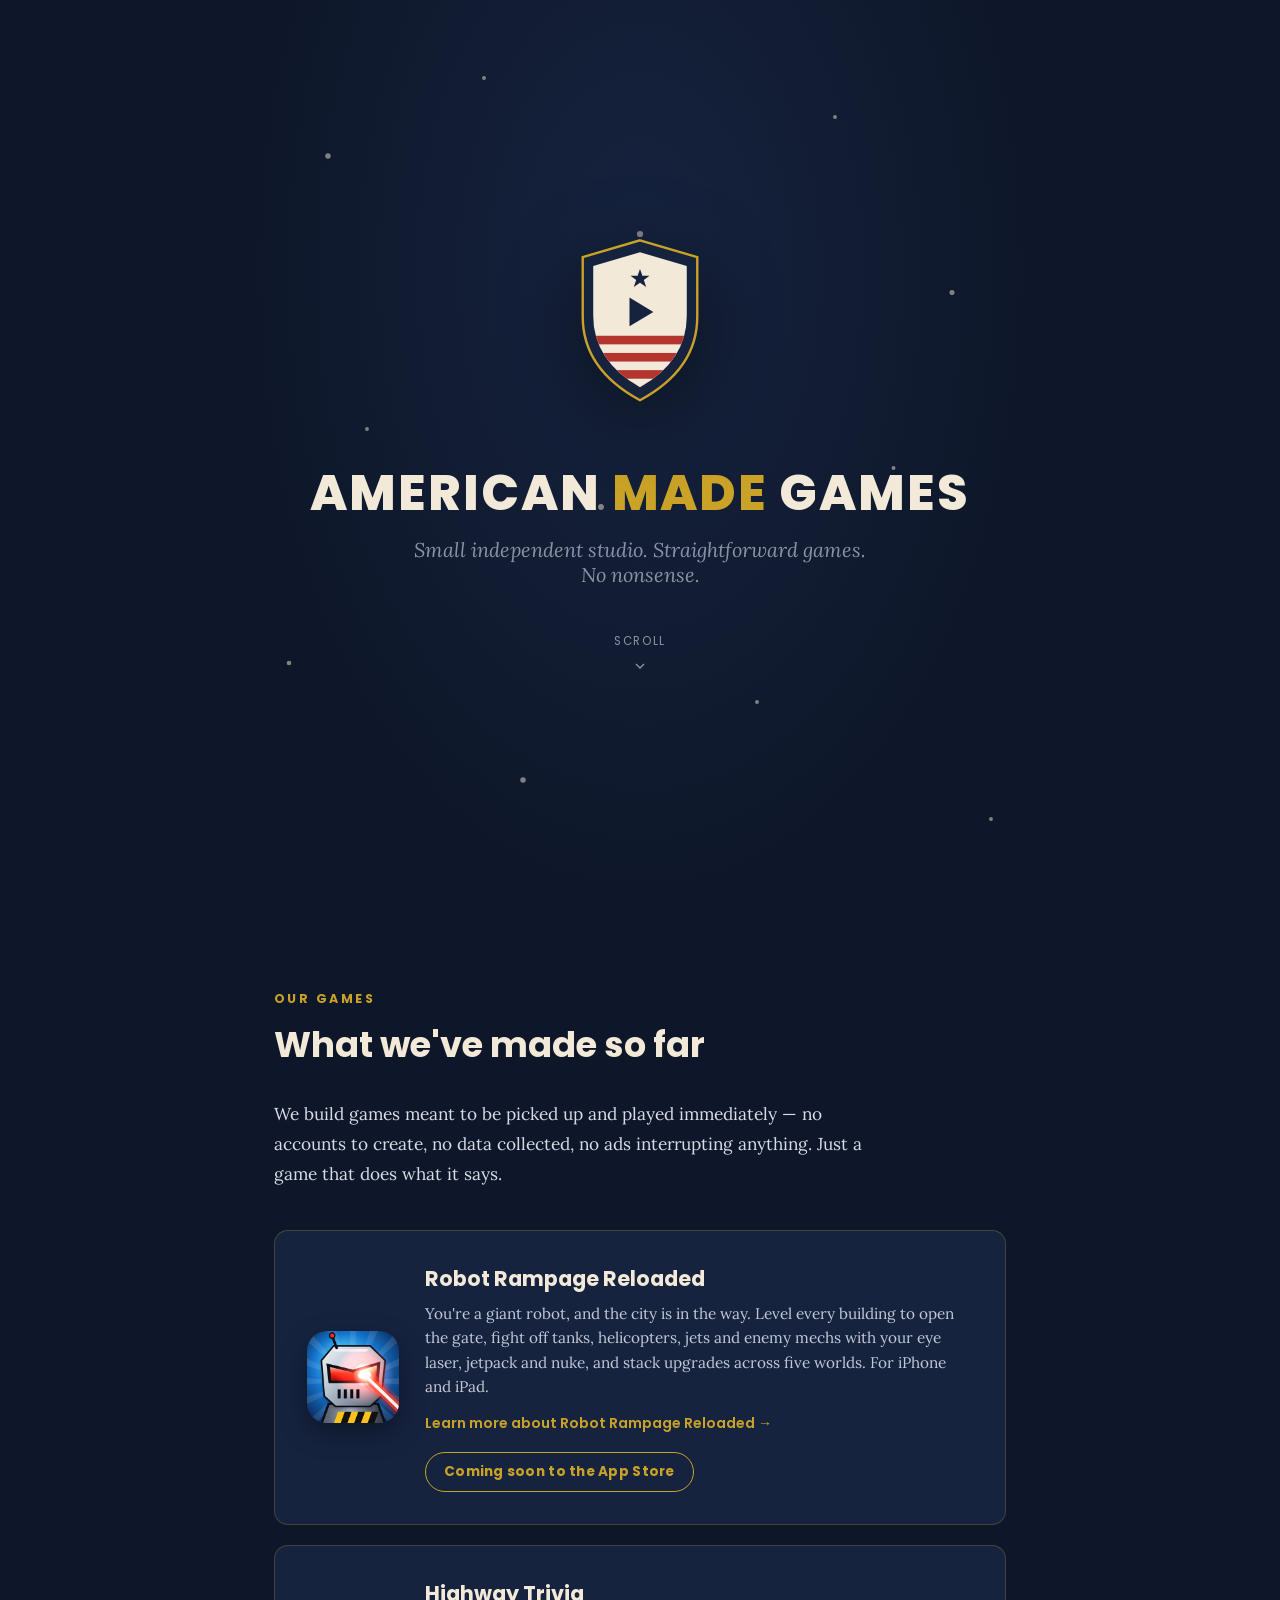
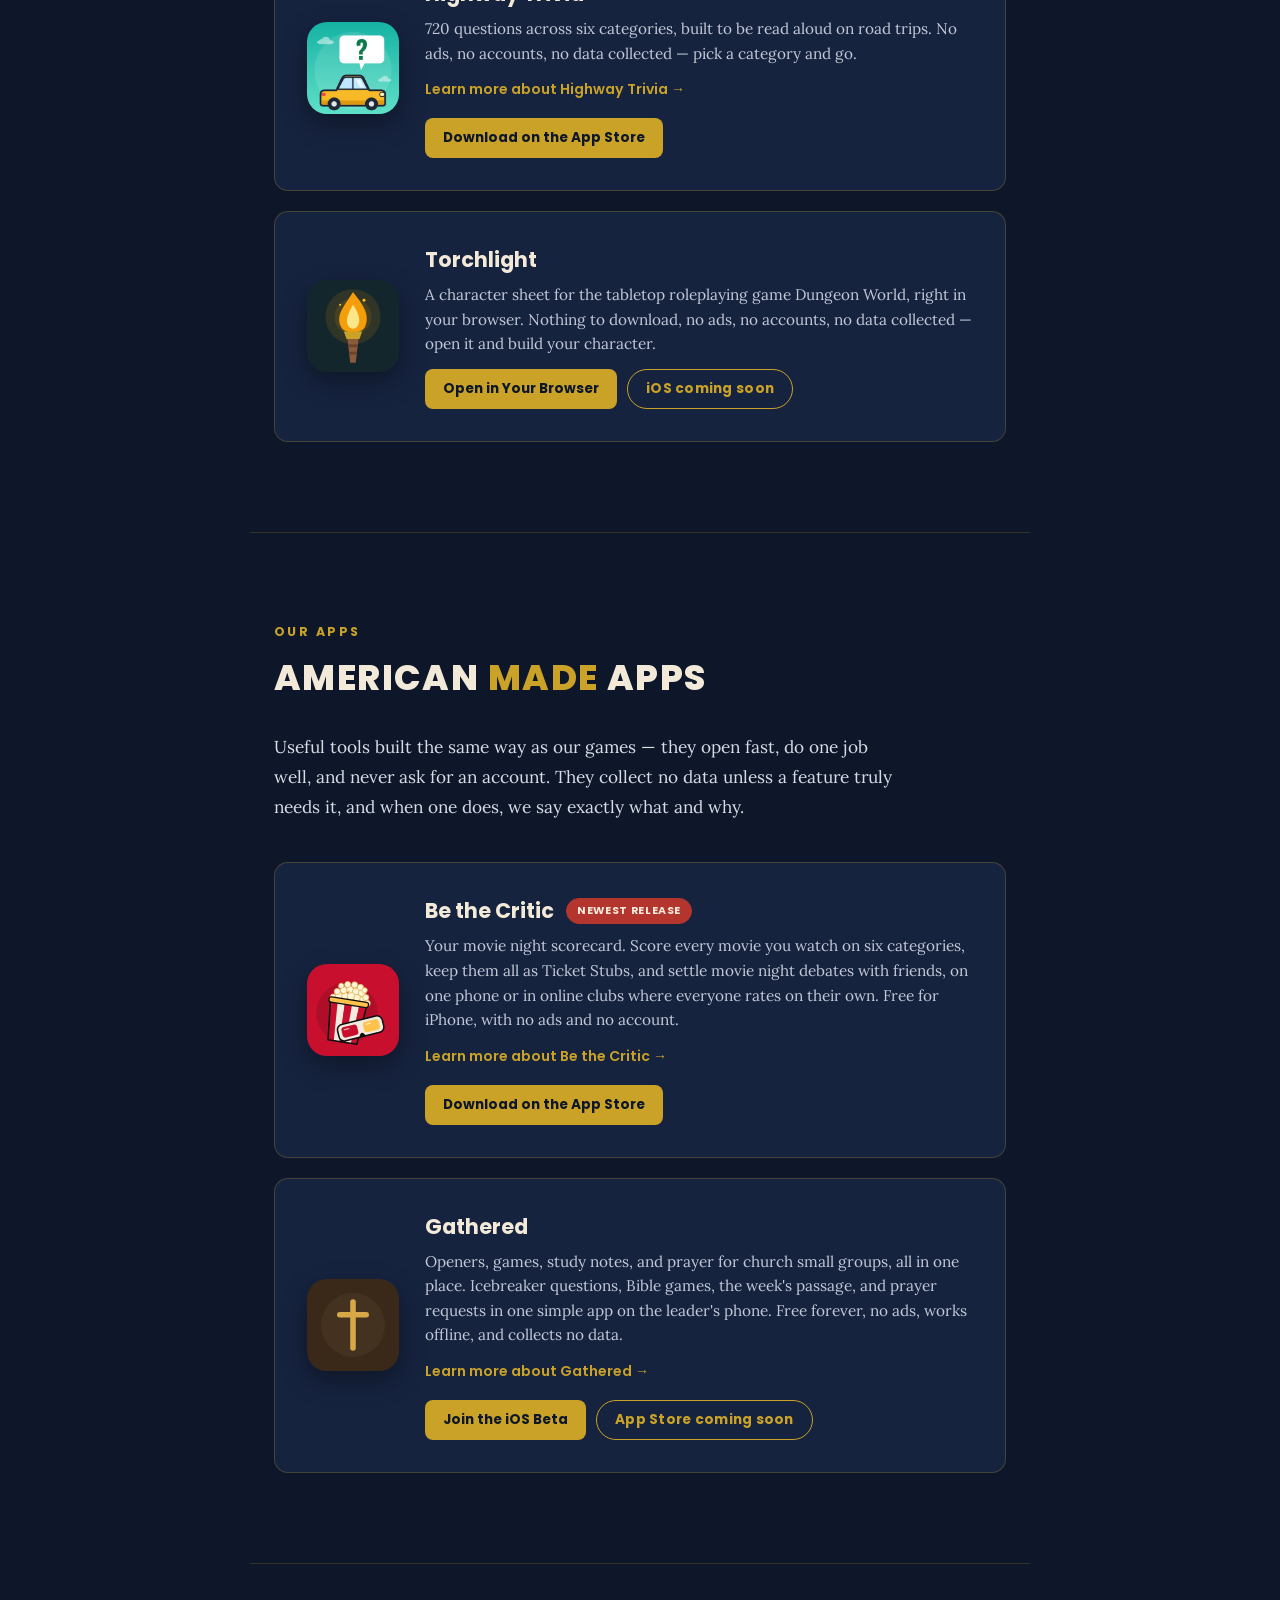
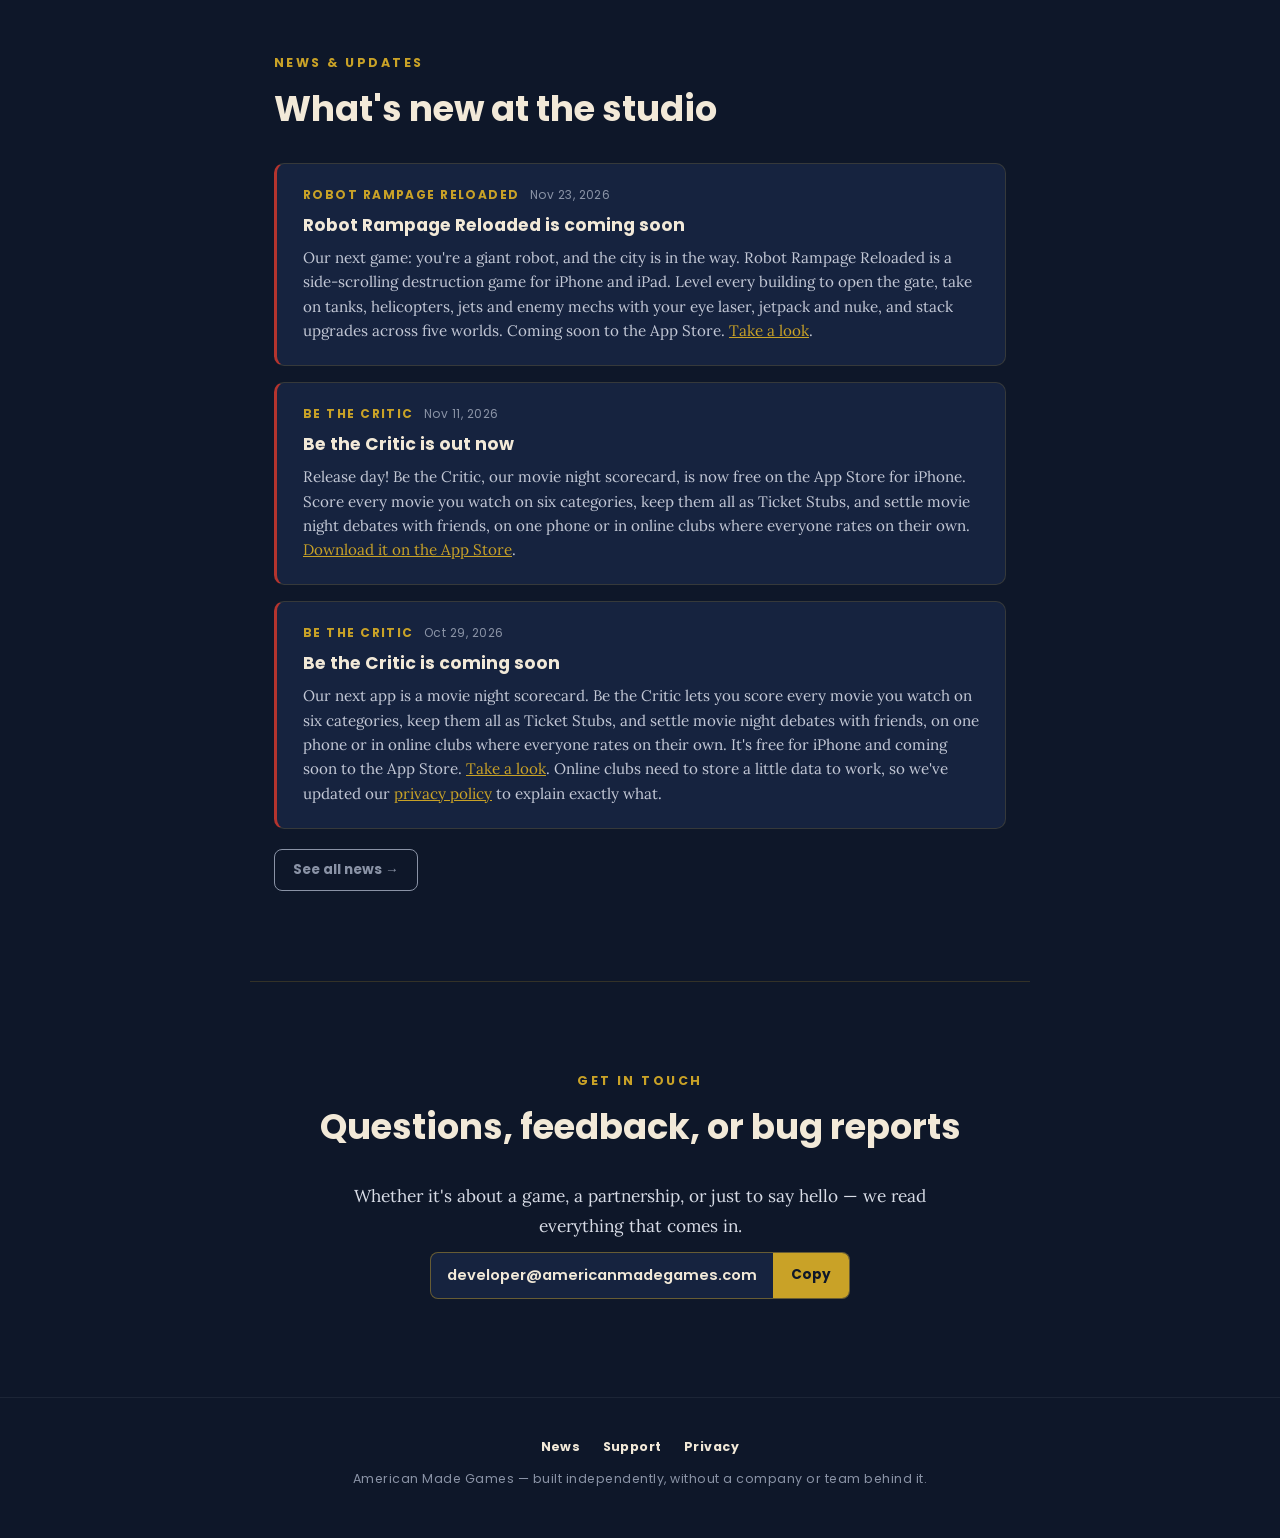
<file: index.html>
<!DOCTYPE html>
<html lang="en">
<head>
<meta charset="UTF-8">
<meta name="viewport" content="width=device-width, initial-scale=1.0">
<title>American Made Games</title>
<meta name="theme-color" content="#0E1729">
<link rel="icon" type="image/svg+xml" href="favicon.svg">
<link rel="icon" type="image/png" sizes="32x32" href="favicon-32.png">
<link rel="apple-touch-icon" href="apple-touch-icon.png">
<style>
@import url('https://fonts.googleapis.com/css2?family=Poppins:wght@400;500;700;800&family=Lora:ital,wght@0,400;0,500;1,400&display=swap');

:root {
  --navy: #16233F;
  --navy-deep: #0E1729;
  --crimson: #B4342E;
  --gold: #C9A227;
  --parchment: #F2E9D8;
  --grey: #8A93A6;
}

* { box-sizing: border-box; }

html { scroll-behavior: smooth; }

body {
  margin: 0;
  font-family: 'Lora', serif;
  background: var(--navy-deep);
  color: var(--parchment);
}

/* ---------- HERO ---------- */
.hero {
  min-height: 100svh;
  display: flex;
  flex-direction: column;
  align-items: center;
  justify-content: center;
  text-align: center;
  position: relative;
  padding: 40px 24px;
  background: radial-gradient(ellipse at 50% 30%, var(--navy) 0%, var(--navy-deep) 72%);
  overflow: hidden;
}

.star-field {
  position: absolute;
  inset: 0;
  pointer-events: none;
  opacity: 0.5;
}

.shield {
  width: min(46vw, 210px);
  margin-bottom: 22px;
  filter: drop-shadow(0 18px 40px rgba(0,0,0,0.45));
}

.wordmark {
  font-family: 'Poppins', sans-serif;
  font-weight: 800;
  font-size: clamp(1.8rem, 6vw, 3.1rem);
  letter-spacing: 0.04em;
  color: var(--parchment);
  margin: 0;
  text-transform: uppercase;
  line-height: 1.05;
}

.wordmark span {
  color: var(--gold);
}

.tagline {
  font-family: 'Lora', serif;
  font-style: italic;
  font-size: clamp(1rem, 2.4vw, 1.25rem);
  color: var(--grey);
  margin: 18px 0 0;
  max-width: 480px;
}

.hero-stripes {
  display: flex;
  gap: 8px;
  margin-top: 30px;
}
.hero-stripes span {
  width: 46px;
  height: 6px;
  border-radius: 3px;
}
.hero-stripes span:nth-child(odd) { background: var(--crimson); }
.hero-stripes span:nth-child(even) { background: var(--gold); }

.scroll-cue {
  margin-top: 46px;
  color: var(--grey);
  font-family: 'Poppins', sans-serif;
  font-size: 0.72rem;
  letter-spacing: 0.15em;
  text-transform: uppercase;
  display: flex;
  flex-direction: column;
  align-items: center;
  gap: 8px;
  animation: bob 2.2s ease-in-out infinite;
}
.scroll-cue svg { width: 16px; height: 16px; }
@keyframes bob {
  0%, 100% { transform: translateY(0); }
  50% { transform: translateY(8px); }
}

/* ---------- SECTIONS ---------- */
section {
  max-width: 780px;
  margin: 0 auto;
  padding: 90px 24px;
}

.section-label {
  font-family: 'Poppins', sans-serif;
  font-weight: 700;
  font-size: 0.78rem;
  letter-spacing: 0.2em;
  text-transform: uppercase;
  color: var(--gold);
  margin: 0 0 10px;
}

h2 {
  font-family: 'Poppins', sans-serif;
  font-weight: 700;
  font-size: clamp(1.6rem, 4vw, 2.2rem);
  color: var(--parchment);
  margin: 0 0 28px;
}

.lede {
  font-size: 1.08rem;
  line-height: 1.75;
  color: #D8DCE6;
  max-width: 620px;
}

/* ---------- GAME CARD ---------- */
.game-card {
  margin-top: 40px;
  background: var(--navy);
  border: 1px solid rgba(201,162,39,0.25);
  border-radius: 14px;
  padding: 32px;
  display: flex;
  gap: 26px;
  align-items: center;
}
.game-card + .game-card { margin-top: 20px; }

.game-icon {
  width: 92px;
  height: 92px;
  border-radius: 20px;
  flex-shrink: 0;
  box-shadow: 0 10px 26px rgba(0,0,0,0.35);
}

.game-info h3 {
  font-family: 'Poppins', sans-serif;
  font-weight: 700;
  font-size: 1.3rem;
  margin: 0 0 8px;
  color: var(--parchment);
}

.game-info p {
  margin: 0 0 12px;
  color: #C3C8D6;
  font-size: 0.96rem;
  line-height: 1.6;
}

.badge {
  display: inline-block;
  font-family: 'Poppins', sans-serif;
  font-size: 0.85rem;
  font-weight: 700;
  letter-spacing: 0.02em;
  color: var(--gold);
  border: 1px solid var(--gold);
  border-radius: 20px;
  padding: 9px 18px; /* + 1px border = same height as .store-btn */
}

.badge--new {
  background: var(--crimson);
  border-color: var(--crimson);
  color: var(--parchment);
}

/* small tag that sits beside an app's name */
.name-tag {
  font-size: 0.68rem;
  letter-spacing: 0.06em;
  text-transform: uppercase;
  padding: 4px 10px;
  margin-left: 8px;
  vertical-align: middle;
  position: relative;
  top: -2px;
  white-space: nowrap;
}

.store-row {
  display: flex;
  flex-wrap: wrap;
  align-items: center;
  gap: 10px;
  margin-top: 4px;
}

.store-btn {
  display: inline-block;
  background: var(--gold);
  color: var(--navy-deep);
  font-family: 'Poppins', sans-serif;
  font-weight: 700;
  font-size: 0.85rem;
  text-decoration: none;
  padding: 10px 18px;
  border-radius: 8px;
}

button.store-btn {
  border: none;
  cursor: pointer;
}

.store-btn--muted {
  background: transparent;
  color: var(--grey);
  border: 1px solid var(--grey) !important;
}
.store-btn--muted:hover { color: var(--parchment); border-color: var(--parchment) !important; }

/* ---------- ANDROID NOTE POPUP ---------- */
.note-dialog {
  max-width: 460px;
  width: calc(100% - 32px);
  background: var(--navy);
  color: var(--parchment);
  border: 1px solid rgba(201,162,39,0.4);
  border-radius: 14px;
  padding: 30px 28px 26px;
  box-shadow: 0 24px 60px rgba(0,0,0,0.55);
}
.note-dialog::backdrop { background: rgba(14,23,41,0.75); }
.note-dialog h3 {
  font-family: 'Poppins', sans-serif;
  font-weight: 700;
  font-size: 1.25rem;
  margin: 0 0 14px;
}
.note-dialog p:not(.section-label) {
  color: #C3C8D6;
  font-size: 0.96rem;
  line-height: 1.65;
  margin: 0 0 14px;
}
.note-actions { margin: 8px 0 0; display: flex; flex-wrap: wrap; justify-content: flex-end; gap: 10px; }

.learn-more {
  display: inline-block;
  margin: 0 0 14px;
  font-family: 'Poppins', sans-serif;
  font-weight: 600;
  font-size: 0.88rem;
  color: var(--gold);
  text-decoration: none;
}
.learn-more:hover { color: var(--parchment); text-decoration: underline; }

@media (max-width: 560px) {
  .game-card { flex-direction: column; text-align: center; padding: 26px 18px; }
  .name-tag { display: table; margin: 8px auto 0; top: 0; }
  /* buttons stay side by side on phones: two equal columns */
  .store-row {
    display: grid;
    grid-template-columns: 1fr 1fr;
    gap: 8px;
    width: 100%;
    align-items: stretch;
  }
  .store-row > * { margin: 0; align-self: stretch; }
  .store-row > :only-child { grid-column: 1 / -1; justify-self: center; align-self: center; }
  .store-row .store-btn,
  .store-row .badge {
    display: flex;
    align-items: center;
    justify-content: center;
    text-align: center;
    min-height: 44px;
    padding: 8px 10px;
    font-size: 0.78rem;
    line-height: 1.25;
    box-sizing: border-box;
  }
  .email-btn { padding: 14px 18px; font-size: 0.85rem; max-width: 100%; overflow-wrap: anywhere; }
  .news-item { padding: 20px; }
}

/* ---------- APPS ---------- */
.apps-section { border-top: 1px solid rgba(201,162,39,0.2); }

.mini-wordmark {
  font-weight: 800;
  text-transform: uppercase;
  letter-spacing: 0.04em;
}
.mini-wordmark span { color: var(--gold); }

/* ---------- NEWS ---------- */
.news-section { border-top: 1px solid rgba(201,162,39,0.2); }

.news-feed {
  display: flex;
  flex-direction: column;
  gap: 16px;
}

.news-item {
  background: var(--navy);
  border: 1px solid rgba(201,162,39,0.18);
  border-left: 3px solid var(--crimson);
  border-radius: 10px;
  padding: 22px 26px;
}

.news-meta {
  display: flex;
  flex-wrap: wrap;
  align-items: center;
  gap: 10px;
  margin-bottom: 8px;
  font-family: 'Poppins', sans-serif;
  font-size: 0.75rem;
  color: var(--grey);
  letter-spacing: 0.04em;
}

.news-tag {
  color: var(--gold);
  font-weight: 700;
  text-transform: uppercase;
  letter-spacing: 0.12em;
}

.news-item h3 {
  font-family: 'Poppins', sans-serif;
  font-weight: 700;
  font-size: 1.08rem;
  margin: 0 0 8px;
  color: var(--parchment);
}

.news-item p {
  margin: 0;
  color: #C3C8D6;
  font-size: 0.95rem;
  line-height: 1.6;
}

.news-item a { color: var(--gold); }

.news-more {
  display: inline-block;
  text-decoration: none;
  margin-top: 20px;
  background: transparent;
  color: var(--grey);
  border: 1px solid var(--grey);
  border-radius: 8px;
  padding: 10px 18px;
  font-family: 'Poppins', sans-serif;
  font-weight: 700;
  font-size: 0.85rem;
  cursor: pointer;
}
.news-more:hover { color: var(--parchment); border-color: var(--parchment); }

/* ---------- CONTACT ---------- */
.contact-section {
  text-align: center;
  border-top: 1px solid rgba(201,162,39,0.2);
}

.email-btn {
  display: inline-block;
  margin-top: 10px;
  background: var(--gold);
  color: var(--navy-deep);
  font-family: 'Poppins', sans-serif;
  font-weight: 700;
  text-decoration: none;
  padding: 14px 30px;
  border-radius: 8px;
  letter-spacing: 0.03em;
  font-size: 0.95rem;
}

/* ---------- FOOTER ---------- */
footer {
  text-align: center;
  padding: 40px 24px 50px;
  color: var(--grey);
  font-family: 'Poppins', sans-serif;
  font-size: 0.78rem;
  letter-spacing: 0.04em;
  border-top: 1px solid rgba(255,255,255,0.06);
}
.footer-nav { display: flex; justify-content: center; gap: 22px; margin-bottom: 14px; }
.footer-nav a { color: var(--parchment); text-decoration: none; font-weight: 700; }
.footer-nav a:hover { color: var(--gold); }

/* ---------- COPYABLE EMAIL ---------- */
.copy-email {
  display: inline-flex;
  align-items: stretch;
  max-width: 100%;
  margin: 10px 0 8px;
  background: var(--navy);
  border: 1px solid rgba(201,162,39,0.45);
  border-radius: 8px;
  overflow: hidden;
  text-align: left;
}
.copy-email__addr {
  padding: 12px 16px;
  font-family: 'Poppins', sans-serif;
  font-weight: 600;
  font-size: 0.92rem;
  color: var(--parchment);
  user-select: all;
  -webkit-user-select: all;
  overflow-wrap: normal;
  min-width: 0;
  align-self: center;
}
.copy-btn {
  flex-shrink: 0;
  background: var(--gold);
  color: var(--navy-deep);
  border: none;
  font-family: 'Poppins', sans-serif;
  font-weight: 700;
  font-size: 0.85rem;
  padding: 0 18px;
  min-height: 44px;
  cursor: pointer;
}
.copy-btn:hover { background: #d9b23a; }
@media (max-width: 560px) {
  .copy-email__addr { font-size: 0.8rem; padding: 12px; }
  .copy-btn { padding: 0 14px; }
}
</style>
</head>
<body>

<section class="hero">
  <svg class="star-field" viewBox="0 0 400 800" xmlns="http://www.w3.org/2000/svg">
    <g fill="#F2E9D8">
      <circle cx="40" cy="80" r="1.4"/><circle cx="120" cy="40" r="1"/><circle cx="200" cy="120" r="1.6"/>
      <circle cx="300" cy="60" r="1"/><circle cx="360" cy="150" r="1.3"/><circle cx="60" cy="220" r="1"/>
      <circle cx="180" cy="260" r="1.5"/><circle cx="330" cy="240" r="1"/><circle cx="20" cy="340" r="1.2"/>
      <circle cx="260" cy="360" r="1"/><circle cx="140" cy="400" r="1.4"/><circle cx="380" cy="420" r="1"/>
      <circle cx="90" cy="470" r="1.2"/><circle cx="240" cy="500" r="1"/><circle cx="320" cy="540" r="1.4"/>
      <circle cx="50" cy="580" r="1"/><circle cx="170" cy="610" r="1.3"/><circle cx="290" cy="650" r="1"/>
    </g>
  </svg>

  <svg class="shield" viewBox="0 0 440 460" xmlns="http://www.w3.org/2000/svg">
    <path d="M 220,30 L 340,65 L 340,190 Q 340,300 220,365 Q 100,300 100,190 L 100,65 Z" fill="#16233F"/>
    <path d="M 220,30 L 340,65 L 340,190 Q 340,300 220,365 Q 100,300 100,190 L 100,65 Z" fill="none" stroke="#C9A227" stroke-width="5"/>
    <path d="M 220,55 L 318,84 L 318,188 Q 318,282 220,338 Q 122,282 122,188 L 122,84 Z" fill="#F2E9D8"/>
    <clipPath id="sc"><path d="M 220,55 L 318,84 L 318,188 Q 318,282 220,338 Q 122,282 122,188 L 122,84 Z"/></clipPath>
    <g clip-path="url(#sc)">
      <rect x="122" y="230" width="196" height="18" fill="#B4342E"/>
      <rect x="122" y="266" width="196" height="18" fill="#B4342E"/>
      <rect x="122" y="302" width="196" height="18" fill="#B4342E"/>
    </g>
    <path d="M 220,90 L 225,104 L 240,104 L 228,113 L 233,128 L 220,119 L 207,128 L 212,113 L 200,104 L 215,104 Z" fill="#16233F"/>
    <path d="M 198,150 L 198,210 L 248,180 Z" fill="#16233F"/>
  </svg>

  <h1 class="wordmark">American <span>Made</span> Games</h1>
  <p class="tagline">Small independent studio. Straightforward games. No nonsense.</p>

  <div class="scroll-cue">
    Scroll
    <svg viewBox="0 0 24 24" fill="none" stroke="currentColor" stroke-width="2"><path d="M6 9l6 6 6-6"/></svg>
  </div>
</section>

<section id="games">
  <p class="section-label">Our Games</p>
  <h2>What we've made so far</h2>
  <p class="lede">We build games meant to be picked up and played immediately — no accounts to create, no data collected, no ads interrupting anything. Just a game that does what it says.</p>

  <div class="game-card">
    <img class="game-icon" src="robot-rampage-reloaded-icon.png" width="92" height="92" alt="Robot Rampage Reloaded app icon">
    <div class="game-info">
      <h3>Robot Rampage Reloaded</h3>
      <p>You're a giant robot, and the city is in the way. Level every building to open the gate, fight off tanks, helicopters, jets and enemy mechs with your eye laser, jetpack and nuke, and stack upgrades across five worlds. For iPhone and iPad.</p>
      <a class="learn-more" href="https://robotrampagereloaded.americanmadegames.com" target="_blank" rel="noopener">Learn more about Robot Rampage Reloaded <span aria-hidden="true">&rarr;</span></a>
      <div class="store-row">
        <span class="badge">Coming soon to the App Store</span>
      </div>
    </div>
  </div>

  <div class="game-card">
    <img class="game-icon" src="highway-trivia-icon.png" width="92" height="92" alt="Highway Trivia app icon">
    <div class="game-info">
      <h3>Highway Trivia</h3>
      <p>720 questions across six categories, built to be read aloud on road trips. No ads, no accounts, no data collected — pick a category and go.</p>
      <a class="learn-more" href="https://highwaytrivia.americanmadegames.com" target="_blank" rel="noopener">Learn more about Highway Trivia <span aria-hidden="true">&rarr;</span></a>
      <div class="store-row">
        <a class="store-btn" href="https://apps.apple.com/app/highway-trivia/id6814869891" target="_blank" rel="noopener">Download on the App Store</a>
      </div>
    </div>
  </div>
  <div class="game-card">
    <svg class="game-icon" viewBox="0 0 100 100" xmlns="http://www.w3.org/2000/svg">
      <rect width="100" height="100" fill="#12262c"/>
      <circle cx="50" cy="40" r="30" fill="#f59e0b" fill-opacity="0.13"/>
      <circle cx="50" cy="40" r="20" fill="#f59e0b" fill-opacity="0.12"/>
      <path d="M50 13 C61 27 69 38 63 51 C59 59 41 59 37 51 C31 38 40 29 50 13 Z" fill="#f59e0b"/>
      <path d="M50 27 C56 36 59 44 55 50 C52 54 48 54 45 50 C41 44 45 36 50 27 Z" fill="#fde68a"/>
      <circle cx="62" cy="22" r="1.6" fill="#fbbf24"/>
      <circle cx="36" cy="27" r="1.1" fill="#fbbf24"/>
      <path d="M40 56 H60 L57 64 H43 Z" fill="#c9a227"/>
      <path d="M44 64 H56 L53 90 H47 Z" fill="#8a5a3c"/>
      <rect x="44.5" y="70" width="11" height="3" fill="#6b4329"/>
      <rect x="45.5" y="78" width="9" height="3" fill="#6b4329"/>
    </svg>
    <div class="game-info">
      <h3>Torchlight</h3>
      <p>A character sheet for the tabletop roleplaying game Dungeon World, right in your browser. Nothing to download, no ads, no accounts, no data collected — open it and build your character.</p>
      <div class="store-row">
        <a class="store-btn" href="https://torchlight.americanmadegames.com" target="_blank" rel="noopener">Open in Your Browser</a>
        <span class="badge">iOS coming soon</span>
      </div>
    </div>
  </div>
</section>

<section id="apps" class="apps-section">
  <p class="section-label">Our Apps</p>
  <h2 class="mini-wordmark">American <span>Made</span> Apps</h2>
  <p class="lede">Useful tools built the same way as our games — they open fast, do one job well, and never ask for an account. They collect no data unless a feature truly needs it, and when one does, we say exactly what and why.</p>

  <div class="game-card">
    <svg class="game-icon" viewBox="0 0 120 120" xmlns="http://www.w3.org/2000/svg" role="img" aria-label="Be the Critic app icon"><rect width="120" height="120" rx="0" fill="#C8102E"></rect><circle cx="52" cy="64" r="40" fill="#A50D26" opacity=".7"></circle><g transform="translate(4 0) rotate(9 46 78)"><g fill="#FFF6D6" stroke="#E2B86A" stroke-width="1"><circle cx="25" cy="46" r="4"></circle><circle cx="32" cy="43" r="4.5"></circle><circle cx="40" cy="42" r="4.5"></circle><circle cx="48" cy="41" r="5"></circle><circle cx="56" cy="42" r="4.5"></circle><circle cx="64" cy="43" r="4.5"></circle><circle cx="70" cy="47" r="4"></circle><circle cx="29" cy="38" r="4"></circle><circle cx="37" cy="35" r="4.5"></circle><circle cx="45" cy="33" r="4.5"></circle><circle cx="53" cy="34" r="4.5"></circle><circle cx="61" cy="35" r="4.5"></circle><circle cx="67" cy="40" r="4"></circle><circle cx="41" cy="27" r="4"></circle><circle cx="50" cy="26" r="4"></circle><circle cx="58" cy="28" r="4"></circle><circle cx="33" cy="30" r="3.5"></circle><circle cx="64" cy="31" r="3.5"></circle></g><g fill="#FFC24A"><circle cx="36" cy="40" r="1.3"></circle><circle cx="52" cy="30" r="1.3"></circle><circle cx="60" cy="40" r="1.3"></circle><circle cx="44" cy="36" r="1.3"></circle><circle cx="66" cy="45" r="1.3"></circle></g><polygon points="22,50 31.6,50 34.6,102 27,102" fill="#C8102E"></polygon><polygon points="31.6,50 41.2,50 42.2,102 34.6,102" fill="#F3EBDD"></polygon><polygon points="41.2,50 50.8,50 49.8,102 42.2,102" fill="#C8102E"></polygon><polygon points="50.8,50 60.4,50 57.4,102 49.8,102" fill="#F3EBDD"></polygon><polygon points="60.4,50 70,50 65,102 57.4,102" fill="#C8102E"></polygon><polygon points="22,50 70,50 65,102 27,102" fill="none" stroke="#0E0E10" stroke-width="2" stroke-linejoin="round"></polygon><rect x="20" y="46" width="52" height="7" rx="3" fill="#FFC24A" stroke="#0E0E10" stroke-width="1.6"></rect></g><g transform="translate(70 84) rotate(-14) scale(1)"> <rect x="-30" y="-11" width="60" height="22" rx="7" fill="#F3EBDD" stroke="#0E0E10" stroke-width="2"></rect> <rect x="-25" y="-7" width="21" height="14" rx="4" fill="#C8102E"></rect> <rect x="4" y="-7" width="21" height="14" rx="4" fill="#FFC24A"></rect> <path d="M-4.5 11 Q0 1 4.5 11 Z" fill="#0E0E10"></path> <path d="M-21 -3.5 L-15 -3.5" stroke="#FFFFFF" stroke-width="1.8" stroke-linecap="round" opacity=".6"></path> <path d="M8 -3.5 L14 -3.5" stroke="#FFFFFF" stroke-width="1.8" stroke-linecap="round" opacity=".6"></path></g></svg>
    <div class="game-info">
      <h3>Be the Critic <span class="badge badge--new name-tag">Newest release</span></h3>
      <p>Your movie night scorecard. Score every movie you watch on six categories, keep them all as Ticket Stubs, and settle movie night debates with friends, on one phone or in online clubs where everyone rates on their own. Free for iPhone, with no ads and no account.</p>
      <a class="learn-more" href="https://bethecritic.americanmadegames.com" target="_blank" rel="noopener">Learn more about Be the Critic <span aria-hidden="true">&rarr;</span></a>
      <div class="store-row">
        <a class="store-btn" href="https://apps.apple.com/us/app/be-the-critic/id6829005282" target="_blank" rel="noopener">Download on the App Store</a>
      </div>
    </div>
  </div>
  <div class="game-card">
    <svg class="game-icon" viewBox="0 0 1024 1024" xmlns="http://www.w3.org/2000/svg" role="img" aria-label="Gathered app icon">
      <rect width="1024" height="1024" fill="#3A2819"/>
      <circle cx="512" cy="512" r="356" fill="#443221"/>
      <g stroke="#D8A748" stroke-width="62" stroke-linecap="round">
        <line x1="512" y1="256" x2="512" y2="768"/>
        <line x1="365" y1="397" x2="659" y2="397"/>
      </g>
    </svg>
    <div class="game-info">
      <h3>Gathered</h3>
      <p>Openers, games, study notes, and prayer for church small groups, all in one place. Icebreaker questions, Bible games, the week's passage, and prayer requests in one simple app on the leader's phone. Free forever, no ads, works offline, and collects no data.</p>
      <a class="learn-more" href="https://gathered.americanmadegames.com" target="_blank" rel="noopener">Learn more about Gathered <span aria-hidden="true">&rarr;</span></a>
      <div class="store-row">
        <a class="store-btn" href="https://testflight.apple.com/join/HFZzsk5j" target="_blank" rel="noopener">Join the iOS Beta</a>
        <span class="badge">App Store coming soon</span>
      </div>
    </div>
  </div>
</section>

<section id="news" class="news-section">
  <p class="section-label">News &amp; Updates</p>
  <h2>What's new at the studio</h2>
  <div id="news-feed" class="news-feed"></div>
  <a class="news-more" href="news.html">See all news &rarr;</a>
</section>

<section class="contact-section">
  <p class="section-label">Get In Touch</p>
  <h2>Questions, feedback, or bug reports</h2>
  <p class="lede" style="margin: 0 auto;">Whether it's about a game, a partnership, or just to say hello — we read everything that comes in.</p>
  <div><div class="copy-email"><span class="copy-email__addr">developer@<wbr>americanmadegames.com</span><button type="button" class="copy-btn" data-copy="developer@americanmadegames.com">Copy</button></div></div>
</section>

<footer>
  <nav class="footer-nav"><a href="news.html">News</a><a href="support.html">Support</a><a href="privacy.html">Privacy</a></nav>
  American Made Games — built independently, without a company or team behind it.
</footer>

<!-- News posts live in news.js — edit them there -->
<script src="news.js"></script>
<script>
  renderNews('news-feed', 3); // newest 3 on the homepage

  // Close popups when clicking the dimmed area outside them
  document.querySelectorAll('.note-dialog').forEach(function (d) {
    d.addEventListener('click', function (e) {
      if (e.target === d) d.close();
    });
  });
</script>


<script>
  // Copy-to-clipboard for email addresses
  document.querySelectorAll('.copy-btn').forEach(function (btn) {
    btn.addEventListener('click', function () {
      var text = btn.getAttribute('data-copy');
      function done(ok) {
        btn.textContent = ok ? 'Copied!' : 'Select & copy';
        if (!ok) {
          var addr = btn.parentNode.querySelector('.copy-email__addr');
          var r = document.createRange(); r.selectNodeContents(addr);
          var s = window.getSelection(); s.removeAllRanges(); s.addRange(r);
        }
        setTimeout(function () { btn.textContent = 'Copy'; }, 2000);
      }
      function fallback() {
        try {
          var t = document.createElement('textarea');
          t.value = text; t.setAttribute('readonly', ''); t.style.position = 'fixed'; t.style.opacity = '0';
          document.body.appendChild(t); t.select();
          var ok = document.execCommand('copy');
          document.body.removeChild(t); done(ok);
        } catch (e) { done(false); }
      }
      if (navigator.clipboard && window.isSecureContext) {
        navigator.clipboard.writeText(text).then(function () { done(true); }, fallback);
      } else { fallback(); }
    });
  });
</script>

</body>
</html>
</file>
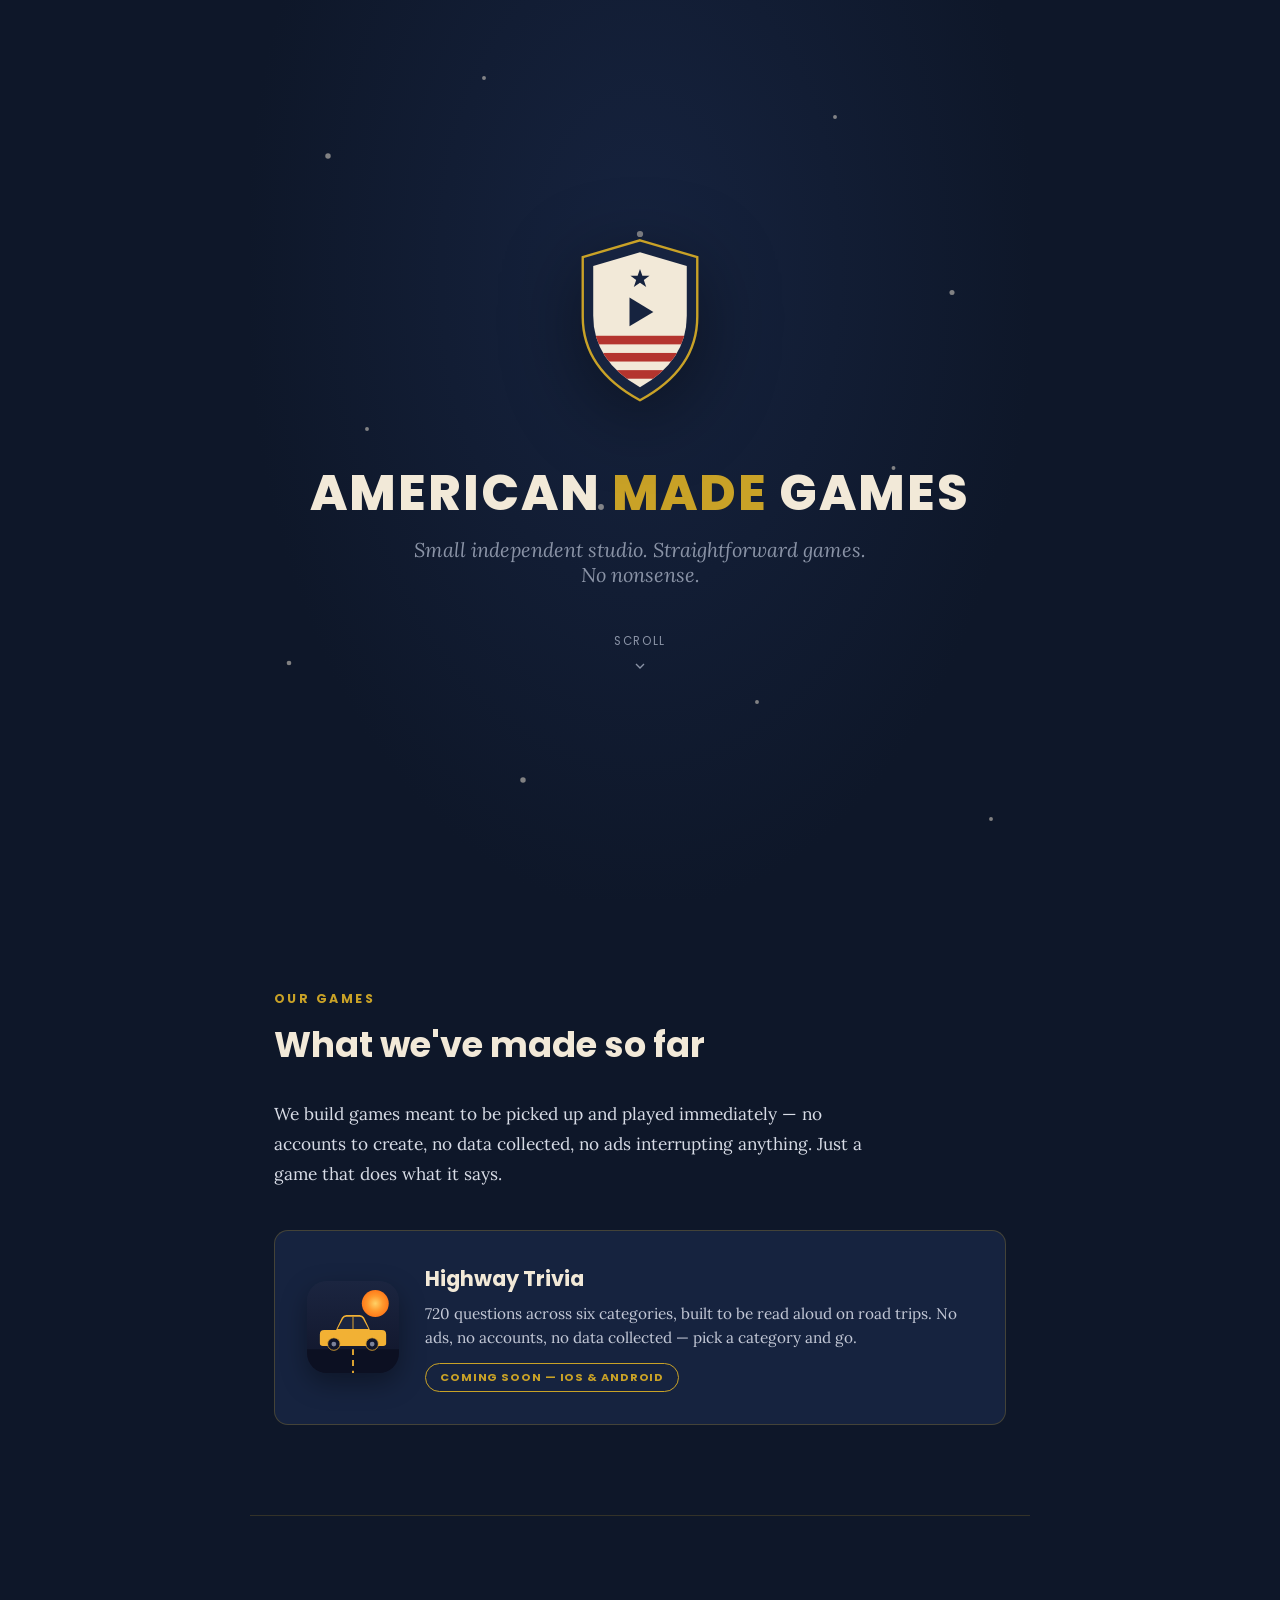
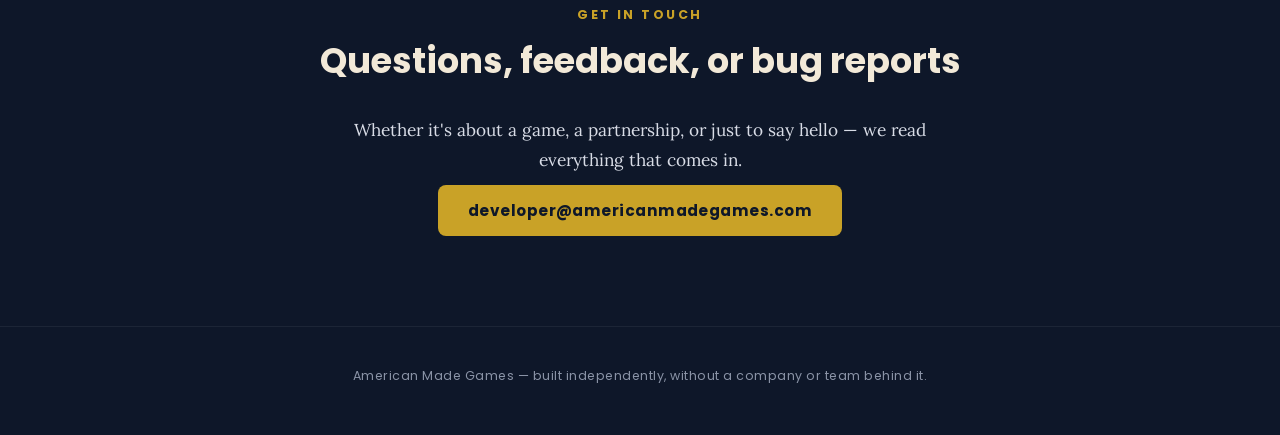
<file: AmericanMadeGames_splash_v0.1.html>
<!DOCTYPE html>
<html lang="en">
<head>
<meta charset="UTF-8">
<meta name="viewport" content="width=device-width, initial-scale=1.0">
<title>American Made Games</title>
<style>
@import url('https://fonts.googleapis.com/css2?family=Poppins:wght@400;500;700;800&family=Lora:ital,wght@0,400;0,500;1,400&display=swap');

:root {
  --navy: #16233F;
  --navy-deep: #0E1729;
  --crimson: #B4342E;
  --gold: #C9A227;
  --parchment: #F2E9D8;
  --grey: #8A93A6;
}

* { box-sizing: border-box; }

html { scroll-behavior: smooth; }

body {
  margin: 0;
  font-family: 'Lora', serif;
  background: var(--navy-deep);
  color: var(--parchment);
}

/* ---------- HERO ---------- */
.hero {
  min-height: 100svh;
  display: flex;
  flex-direction: column;
  align-items: center;
  justify-content: center;
  text-align: center;
  position: relative;
  padding: 40px 24px;
  background: radial-gradient(ellipse at 50% 30%, var(--navy) 0%, var(--navy-deep) 72%);
  overflow: hidden;
}

.star-field {
  position: absolute;
  inset: 0;
  pointer-events: none;
  opacity: 0.5;
}

.shield {
  width: min(46vw, 210px);
  margin-bottom: 22px;
  filter: drop-shadow(0 18px 40px rgba(0,0,0,0.45));
}

.wordmark {
  font-family: 'Poppins', sans-serif;
  font-weight: 800;
  font-size: clamp(1.8rem, 6vw, 3.1rem);
  letter-spacing: 0.04em;
  color: var(--parchment);
  margin: 0;
  text-transform: uppercase;
  line-height: 1.05;
}

.wordmark span {
  color: var(--gold);
}

.tagline {
  font-family: 'Lora', serif;
  font-style: italic;
  font-size: clamp(1rem, 2.4vw, 1.25rem);
  color: var(--grey);
  margin: 18px 0 0;
  max-width: 480px;
}

.hero-stripes {
  display: flex;
  gap: 8px;
  margin-top: 30px;
}
.hero-stripes span {
  width: 46px;
  height: 6px;
  border-radius: 3px;
}
.hero-stripes span:nth-child(odd) { background: var(--crimson); }
.hero-stripes span:nth-child(even) { background: var(--gold); }

.scroll-cue {
  margin-top: 46px;
  color: var(--grey);
  font-family: 'Poppins', sans-serif;
  font-size: 0.72rem;
  letter-spacing: 0.15em;
  text-transform: uppercase;
  display: flex;
  flex-direction: column;
  align-items: center;
  gap: 8px;
  animation: bob 2.2s ease-in-out infinite;
}
.scroll-cue svg { width: 16px; height: 16px; }
@keyframes bob {
  0%, 100% { transform: translateY(0); }
  50% { transform: translateY(8px); }
}

/* ---------- SECTIONS ---------- */
section {
  max-width: 780px;
  margin: 0 auto;
  padding: 90px 24px;
}

.section-label {
  font-family: 'Poppins', sans-serif;
  font-weight: 700;
  font-size: 0.78rem;
  letter-spacing: 0.2em;
  text-transform: uppercase;
  color: var(--gold);
  margin: 0 0 10px;
}

h2 {
  font-family: 'Poppins', sans-serif;
  font-weight: 700;
  font-size: clamp(1.6rem, 4vw, 2.2rem);
  color: var(--parchment);
  margin: 0 0 28px;
}

.lede {
  font-size: 1.08rem;
  line-height: 1.75;
  color: #D8DCE6;
  max-width: 620px;
}

/* ---------- GAME CARD ---------- */
.game-card {
  margin-top: 40px;
  background: var(--navy);
  border: 1px solid rgba(201,162,39,0.25);
  border-radius: 14px;
  padding: 32px;
  display: flex;
  gap: 26px;
  align-items: center;
}

.game-icon {
  width: 92px;
  height: 92px;
  border-radius: 20px;
  flex-shrink: 0;
  box-shadow: 0 10px 26px rgba(0,0,0,0.35);
}

.game-info h3 {
  font-family: 'Poppins', sans-serif;
  font-weight: 700;
  font-size: 1.3rem;
  margin: 0 0 8px;
  color: var(--parchment);
}

.game-info p {
  margin: 0 0 12px;
  color: #C3C8D6;
  font-size: 0.96rem;
  line-height: 1.6;
}

.badge {
  display: inline-block;
  font-family: 'Poppins', sans-serif;
  font-size: 0.7rem;
  font-weight: 700;
  letter-spacing: 0.08em;
  text-transform: uppercase;
  color: var(--gold);
  border: 1px solid var(--gold);
  border-radius: 20px;
  padding: 5px 14px;
}

@media (max-width: 560px) {
  .game-card { flex-direction: column; text-align: center; padding: 26px; }
}

/* ---------- CONTACT ---------- */
.contact-section {
  text-align: center;
  border-top: 1px solid rgba(201,162,39,0.2);
}

.email-btn {
  display: inline-block;
  margin-top: 10px;
  background: var(--gold);
  color: var(--navy-deep);
  font-family: 'Poppins', sans-serif;
  font-weight: 700;
  text-decoration: none;
  padding: 14px 30px;
  border-radius: 8px;
  letter-spacing: 0.03em;
  font-size: 0.95rem;
}

/* ---------- FOOTER ---------- */
footer {
  text-align: center;
  padding: 40px 24px 50px;
  color: var(--grey);
  font-family: 'Poppins', sans-serif;
  font-size: 0.78rem;
  letter-spacing: 0.04em;
  border-top: 1px solid rgba(255,255,255,0.06);
}
</style>
</head>
<body>

<section class="hero">
  <svg class="star-field" viewBox="0 0 400 800" xmlns="http://www.w3.org/2000/svg">
    <g fill="#F2E9D8">
      <circle cx="40" cy="80" r="1.4"/><circle cx="120" cy="40" r="1"/><circle cx="200" cy="120" r="1.6"/>
      <circle cx="300" cy="60" r="1"/><circle cx="360" cy="150" r="1.3"/><circle cx="60" cy="220" r="1"/>
      <circle cx="180" cy="260" r="1.5"/><circle cx="330" cy="240" r="1"/><circle cx="20" cy="340" r="1.2"/>
      <circle cx="260" cy="360" r="1"/><circle cx="140" cy="400" r="1.4"/><circle cx="380" cy="420" r="1"/>
      <circle cx="90" cy="470" r="1.2"/><circle cx="240" cy="500" r="1"/><circle cx="320" cy="540" r="1.4"/>
      <circle cx="50" cy="580" r="1"/><circle cx="170" cy="610" r="1.3"/><circle cx="290" cy="650" r="1"/>
    </g>
  </svg>

  <svg class="shield" viewBox="0 0 440 460" xmlns="http://www.w3.org/2000/svg">
    <path d="M 220,30 L 340,65 L 340,190 Q 340,300 220,365 Q 100,300 100,190 L 100,65 Z" fill="#16233F"/>
    <path d="M 220,30 L 340,65 L 340,190 Q 340,300 220,365 Q 100,300 100,190 L 100,65 Z" fill="none" stroke="#C9A227" stroke-width="5"/>
    <path d="M 220,55 L 318,84 L 318,188 Q 318,282 220,338 Q 122,282 122,188 L 122,84 Z" fill="#F2E9D8"/>
    <clipPath id="sc"><path d="M 220,55 L 318,84 L 318,188 Q 318,282 220,338 Q 122,282 122,188 L 122,84 Z"/></clipPath>
    <g clip-path="url(#sc)">
      <rect x="122" y="230" width="196" height="18" fill="#B4342E"/>
      <rect x="122" y="266" width="196" height="18" fill="#B4342E"/>
      <rect x="122" y="302" width="196" height="18" fill="#B4342E"/>
    </g>
    <path d="M 220,90 L 225,104 L 240,104 L 228,113 L 233,128 L 220,119 L 207,128 L 212,113 L 200,104 L 215,104 Z" fill="#16233F"/>
    <path d="M 198,150 L 198,210 L 248,180 Z" fill="#16233F"/>
  </svg>

  <h1 class="wordmark">American <span>Made</span> Games</h1>
  <p class="tagline">Small independent studio. Straightforward games. No nonsense.</p>

  <div class="scroll-cue">
    Scroll
    <svg viewBox="0 0 24 24" fill="none" stroke="currentColor" stroke-width="2"><path d="M6 9l6 6 6-6"/></svg>
  </div>
</section>

<section id="games">
  <p class="section-label">Our Games</p>
  <h2>What we've made so far</h2>
  <p class="lede">We build games meant to be picked up and played immediately — no accounts to create, no data collected, no ads interrupting anything. Just a game that does what it says.</p>

  <div class="game-card">
    <svg class="game-icon" viewBox="0 0 1024 1024" xmlns="http://www.w3.org/2000/svg">
      <defs>
        <linearGradient id="bg" x1="0" y1="0" x2="0" y2="1">
          <stop offset="0%" stop-color="#1b2540"/>
          <stop offset="100%" stop-color="#10152a"/>
        </linearGradient>
        <radialGradient id="sunGlow" cx="50%" cy="50%" r="50%">
          <stop offset="0%" stop-color="#FFD166"/>
          <stop offset="55%" stop-color="#FF9A2E"/>
          <stop offset="100%" stop-color="#FF7A1A"/>
        </radialGradient>
      </defs>
      <rect width="1024" height="1024" fill="url(#bg)"/>
      <circle cx="760" cy="250" r="150" fill="url(#sunGlow)"/>
      <rect x="0" y="760" width="1024" height="264" fill="#0c1022"/>
      <line x1="512" y1="760" x2="512" y2="1024" stroke="#f2b134" stroke-width="20" stroke-dasharray="65 55"/>
      <g transform="translate(102,300) scale(4.1)">
        <path d="M10,96 L10,72 Q10,60 22,60 L54,60 L70,26 Q74,19 82,19 L118,19 Q126,19 130,26 L146,60 L178,60 Q190,60 190,72 L190,96 Q190,103 182,103 L18,103 Q10,103 10,96 Z" fill="#f2b134"/>
        <path d="M58,57 L73,29 Q76,24 82,24 L118,24 Q124,24 127,29 L142,57 Z" fill="#1b2540"/>
        <line x1="100" y1="24" x2="100" y2="57" stroke="#f2b134" stroke-width="2.5"/>
        <circle cx="48" cy="98" r="17" fill="#10152a"/>
        <circle cx="48" cy="98" r="17" fill="none" stroke="#f2b134" stroke-width="2.2"/>
        <circle cx="48" cy="98" r="6.5" fill="#7c8299"/>
        <circle cx="152" cy="98" r="17" fill="#10152a"/>
        <circle cx="152" cy="98" r="17" fill="none" stroke="#f2b134" stroke-width="2.2"/>
        <circle cx="152" cy="98" r="6.5" fill="#7c8299"/>
      </g>
    </svg>
    <div class="game-info">
      <h3>Highway Trivia</h3>
      <p>720 questions across six categories, built to be read aloud on road trips. No ads, no accounts, no data collected — pick a category and go.</p>
      <span class="badge">Coming soon — iOS &amp; Android</span>
    </div>
  </div>
</section>

<section class="contact-section">
  <p class="section-label">Get In Touch</p>
  <h2>Questions, feedback, or bug reports</h2>
  <p class="lede" style="margin: 0 auto;">Whether it's about a game, a partnership, or just to say hello — we read everything that comes in.</p>
  <a class="email-btn" href="mailto:developer@americanmadegames.com">developer@americanmadegames.com</a>
</section>

<footer>
  American Made Games — built independently, without a company or team behind it.
</footer>

</body>
</html>
</file>
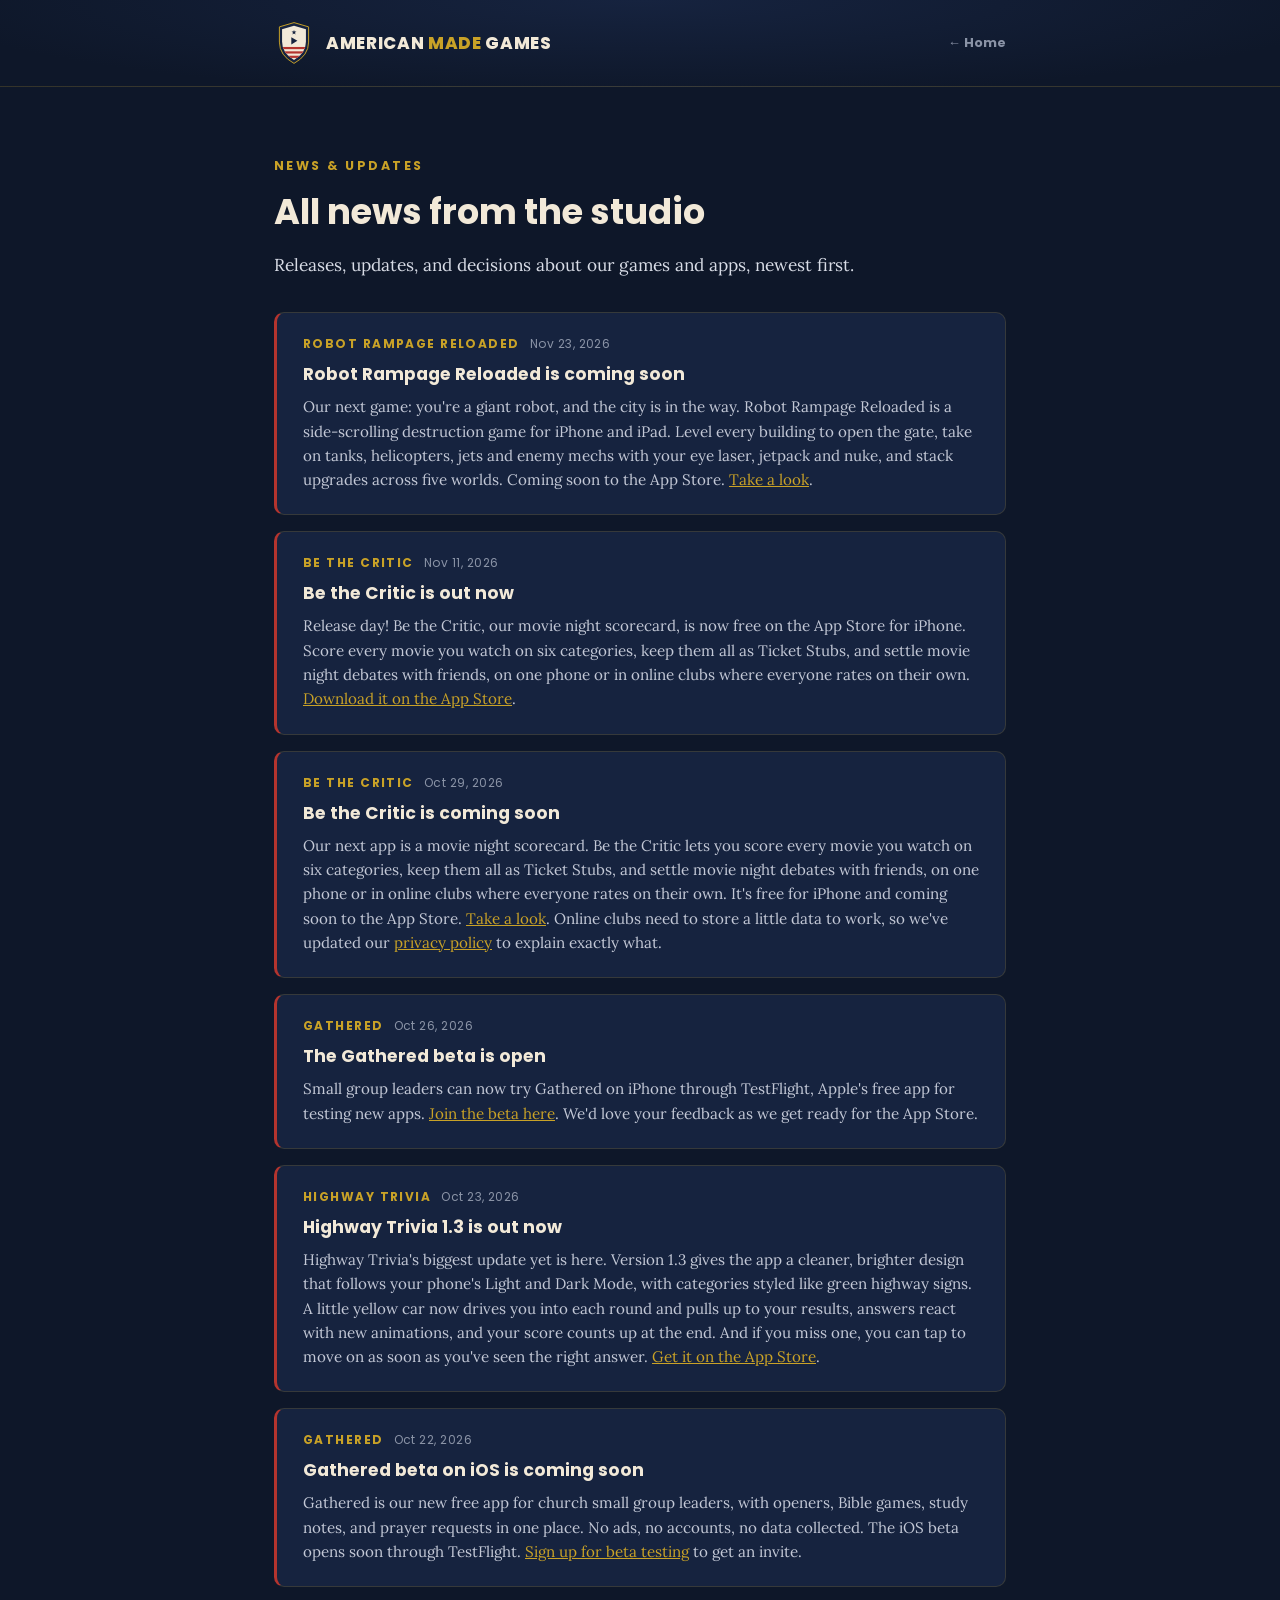
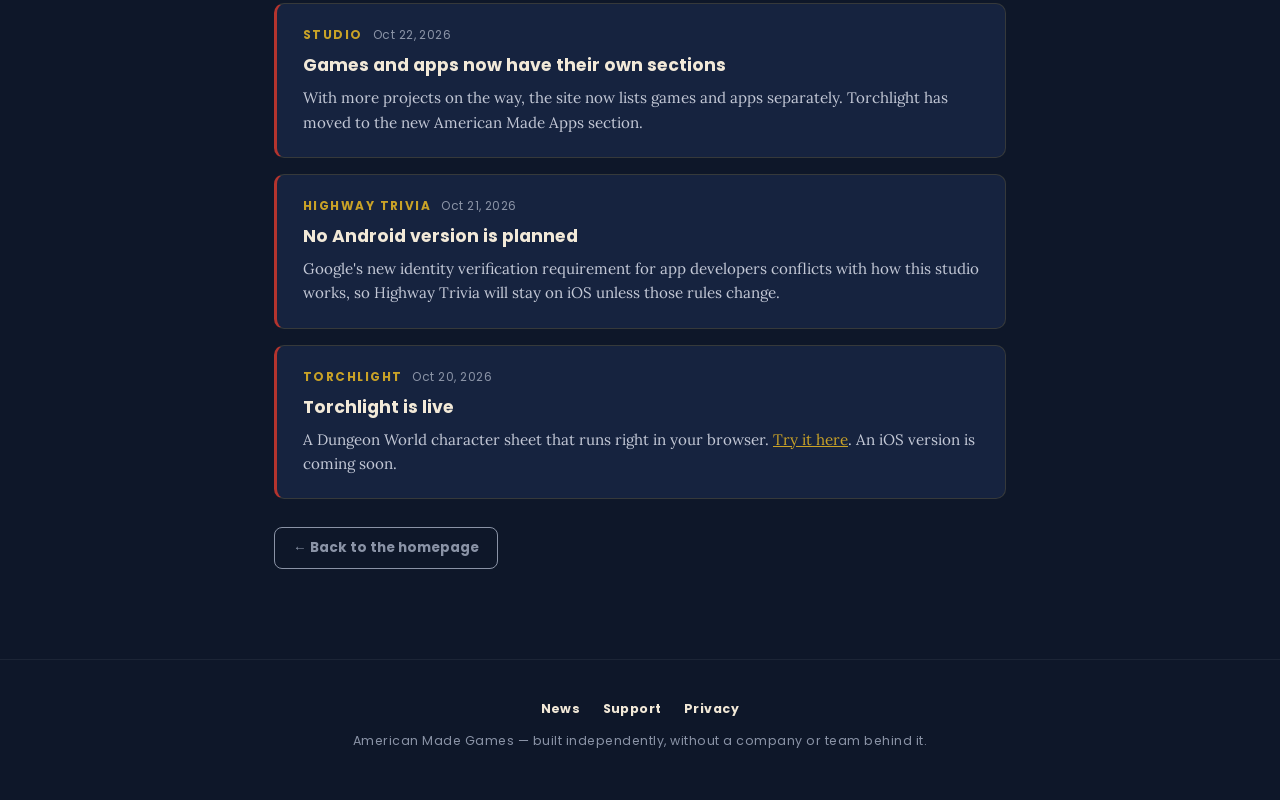
<file: news.html>
<!DOCTYPE html>
<html lang="en">
<head>
<meta charset="UTF-8">
<meta name="viewport" content="width=device-width, initial-scale=1.0">
<title>News — American Made Games</title>
<meta name="theme-color" content="#0E1729">
<link rel="icon" type="image/svg+xml" href="favicon.svg">
<link rel="icon" type="image/png" sizes="32x32" href="favicon-32.png">
<link rel="apple-touch-icon" href="apple-touch-icon.png">
<style>
@import url('https://fonts.googleapis.com/css2?family=Poppins:wght@400;500;700;800&family=Lora:ital,wght@0,400;0,500;1,400&display=swap');

:root {
  --navy: #16233F;
  --navy-deep: #0E1729;
  --crimson: #B4342E;
  --gold: #C9A227;
  --parchment: #F2E9D8;
  --grey: #8A93A6;
}

* { box-sizing: border-box; }

body {
  margin: 0;
  font-family: 'Lora', serif;
  background: var(--navy-deep);
  color: var(--parchment);
}

/* ---------- TOP BAR ---------- */
.topbar {
  background: radial-gradient(ellipse at 50% 0%, var(--navy) 0%, var(--navy-deep) 80%);
  border-bottom: 1px solid rgba(201,162,39,0.2);
}
.topbar-inner {
  max-width: 780px;
  margin: 0 auto;
  padding: 22px 24px;
  display: flex;
  align-items: center;
  justify-content: space-between;
  gap: 16px;
}
.brand {
  display: flex;
  align-items: center;
  gap: 12px;
  text-decoration: none;
}
.brand svg { width: 40px; height: 42px; flex-shrink: 0; }
.brand-name {
  font-family: 'Poppins', sans-serif;
  font-weight: 800;
  font-size: 1.05rem;
  letter-spacing: 0.04em;
  text-transform: uppercase;
  color: var(--parchment);
  line-height: 1.1;
}
.brand-name span { color: var(--gold); }
.home-link {
  font-family: 'Poppins', sans-serif;
  font-weight: 700;
  font-size: 0.8rem;
  color: var(--grey);
  text-decoration: none;
  white-space: nowrap;
}
.home-link:hover { color: var(--parchment); }

/* ---------- SECTIONS ---------- */
section {
  max-width: 780px;
  margin: 0 auto;
  padding: 70px 24px 90px;
}

.section-label {
  font-family: 'Poppins', sans-serif;
  font-weight: 700;
  font-size: 0.78rem;
  letter-spacing: 0.2em;
  text-transform: uppercase;
  color: var(--gold);
  margin: 0 0 10px;
}

h1 {
  font-family: 'Poppins', sans-serif;
  font-weight: 700;
  font-size: clamp(1.6rem, 4vw, 2.2rem);
  color: var(--parchment);
  margin: 0 0 12px;
}

.lede {
  font-size: 1.08rem;
  line-height: 1.75;
  color: #D8DCE6;
  max-width: 620px;
  margin: 0 0 32px;
}

/* ---------- NEWS ---------- */
.news-feed {
  display: flex;
  flex-direction: column;
  gap: 16px;
}

.news-item {
  background: var(--navy);
  border: 1px solid rgba(201,162,39,0.18);
  border-left: 3px solid var(--crimson);
  border-radius: 10px;
  padding: 22px 26px;
}

.news-meta {
  display: flex;
  flex-wrap: wrap;
  align-items: center;
  gap: 10px;
  margin-bottom: 8px;
  font-family: 'Poppins', sans-serif;
  font-size: 0.75rem;
  color: var(--grey);
  letter-spacing: 0.04em;
}

.news-tag {
  color: var(--gold);
  font-weight: 700;
  text-transform: uppercase;
  letter-spacing: 0.12em;
}

.news-item h3 {
  font-family: 'Poppins', sans-serif;
  font-weight: 700;
  font-size: 1.08rem;
  margin: 0 0 8px;
  color: var(--parchment);
}

.news-item p {
  margin: 0;
  color: #C3C8D6;
  font-size: 0.95rem;
  line-height: 1.6;
}

.news-item a { color: var(--gold); }

.back-btn {
  display: inline-block;
  margin-top: 28px;
  background: transparent;
  color: var(--grey);
  border: 1px solid var(--grey);
  border-radius: 8px;
  padding: 10px 18px;
  font-family: 'Poppins', sans-serif;
  font-weight: 700;
  font-size: 0.85rem;
  text-decoration: none;
}
.back-btn:hover { color: var(--parchment); border-color: var(--parchment); }

/* ---------- FOOTER ---------- */
footer {
  text-align: center;
  padding: 40px 24px 50px;
  color: var(--grey);
  font-family: 'Poppins', sans-serif;
  font-size: 0.78rem;
  letter-spacing: 0.04em;
  border-top: 1px solid rgba(255,255,255,0.06);
}


.footer-nav { display: flex; justify-content: center; gap: 22px; margin-bottom: 14px; }
.footer-nav a { color: var(--parchment); text-decoration: none; font-weight: 700; }
.footer-nav a:hover { color: var(--gold); }

/* ---------- DOCUMENT PAGES (privacy, support) ---------- */
.doc h2 {
  font-family: 'Poppins', sans-serif;
  font-weight: 700;
  font-size: 1.25rem;
  color: var(--parchment);
  margin: 44px 0 12px;
}
.doc h3 {
  font-family: 'Poppins', sans-serif;
  font-weight: 700;
  font-size: 1rem;
  color: var(--gold);
  margin: 26px 0 8px;
}
.doc p, .doc li {
  color: #C3C8D6;
  font-size: 1rem;
  line-height: 1.7;
}
.doc p { margin: 0 0 14px; }
.doc ul { margin: 0 0 14px; padding-left: 22px; }
.doc li { margin-bottom: 6px; }
.doc a { color: var(--gold); }
.doc strong { color: var(--parchment); }
.updated {
  font-family: 'Poppins', sans-serif;
  font-size: 0.78rem;
  color: var(--grey);
  letter-spacing: 0.04em;
  margin: -18px 0 30px;
}
.promise {
  background: var(--navy);
  border: 1px solid rgba(201,162,39,0.25);
  border-left: 3px solid var(--gold);
  border-radius: 10px;
  padding: 20px 24px;
  margin: 0 0 10px;
}
.promise p { margin: 0; color: var(--parchment); font-size: 1.05rem; }
.product {
  display: flex;
  align-items: center;
  gap: 14px;
  margin: 46px 0 6px;
}
.product svg { width: 44px; height: 44px; border-radius: 10px; flex-shrink: 0; }
.product h2 { margin: 0; }
.status {
  font-family: 'Poppins', sans-serif;
  font-size: 0.7rem;
  font-weight: 700;
  color: var(--gold);
  border: 1px solid var(--gold);
  border-radius: 20px;
  padding: 3px 10px;
  white-space: nowrap;
}
details {
  background: var(--navy);
  border: 1px solid rgba(201,162,39,0.18);
  border-radius: 10px;
  margin: 10px 0;
}
summary {
  cursor: pointer;
  padding: 16px 20px;
  font-family: 'Poppins', sans-serif;
  font-weight: 700;
  font-size: 0.95rem;
  color: var(--parchment);
  list-style: none;
  display: flex;
  justify-content: space-between;
  gap: 12px;
}
summary::-webkit-details-marker { display: none; }
summary::after { content: '+'; color: var(--gold); font-size: 1.1rem; line-height: 1; }
details[open] summary::after { content: '\2212'; }
details .answer { padding: 0 20px 16px; }
details .answer p:last-child { margin-bottom: 0; }
.email-btn {
  display: inline-block;
  margin: 6px 0 8px;
  background: var(--gold);
  color: var(--navy-deep);
  font-family: 'Poppins', sans-serif;
  font-weight: 700;
  text-decoration: none;
  padding: 14px 26px;
  border-radius: 8px;
  font-size: 0.95rem;
  max-width: 100%;
  overflow-wrap: anywhere;
}
.verse { font-style: italic; color: var(--grey) !important; }
.doc .section-label { color: var(--gold); font-size: 0.78rem; line-height: normal; margin: 0 0 10px; }
.doc p.updated { color: var(--grey); font-size: 0.78rem; margin: -18px 0 30px; }
.doc p.lede { color: #D8DCE6; font-size: 1.08rem; }
.doc a.email-btn { color: var(--navy-deep); }
.doc a.back-btn { color: var(--grey); }
.doc a.back-btn:hover { color: var(--parchment); }
.doc .promise p { color: var(--parchment); font-size: 1.05rem; margin: 0; }

@media (max-width: 560px) {
  .news-item { padding: 20px; }
  .brand-name { font-size: 0.9rem; }
}
</style>
</head>
<body>

<header class="topbar">
  <div class="topbar-inner">
    <a class="brand" href="index.html" aria-label="American Made Games home">
      <svg viewBox="95 25 250 345" xmlns="http://www.w3.org/2000/svg" aria-hidden="true">
        <path d="M 220,30 L 340,65 L 340,190 Q 340,300 220,365 Q 100,300 100,190 L 100,65 Z" fill="#16233F"/>
        <path d="M 220,30 L 340,65 L 340,190 Q 340,300 220,365 Q 100,300 100,190 L 100,65 Z" fill="none" stroke="#C9A227" stroke-width="8"/>
        <path d="M 220,55 L 318,84 L 318,188 Q 318,282 220,338 Q 122,282 122,188 L 122,84 Z" fill="#F2E9D8"/>
        <clipPath id="sc"><path d="M 220,55 L 318,84 L 318,188 Q 318,282 220,338 Q 122,282 122,188 L 122,84 Z"/></clipPath>
        <g clip-path="url(#sc)">
          <rect x="122" y="230" width="196" height="18" fill="#B4342E"/>
          <rect x="122" y="266" width="196" height="18" fill="#B4342E"/>
          <rect x="122" y="302" width="196" height="18" fill="#B4342E"/>
        </g>
        <path d="M 220,90 L 225,104 L 240,104 L 228,113 L 233,128 L 220,119 L 207,128 L 212,113 L 200,104 L 215,104 Z" fill="#16233F"/>
        <path d="M 198,150 L 198,210 L 248,180 Z" fill="#16233F"/>
      </svg>
      <span class="brand-name">American <span>Made</span> Games</span>
    </a>
    <a class="home-link" href="index.html">&larr; Home</a>
  </div>
</header>

<section>
  <p class="section-label">News &amp; Updates</p>
  <h1>All news from the studio</h1>
  <p class="lede">Releases, updates, and decisions about our games and apps, newest first.</p>

  <div id="news-feed" class="news-feed"></div>

  <a class="back-btn" href="index.html">&larr; Back to the homepage</a>
</section>

<footer>
  <nav class="footer-nav"><a href="news.html">News</a><a href="support.html">Support</a><a href="privacy.html">Privacy</a></nav>
  American Made Games — built independently, without a company or team behind it.
</footer>

<!-- News posts live in news.js — edit them there -->
<script src="news.js"></script>
<script>
  renderNews('news-feed'); // everything
</script>

</body>
</html>
</file>
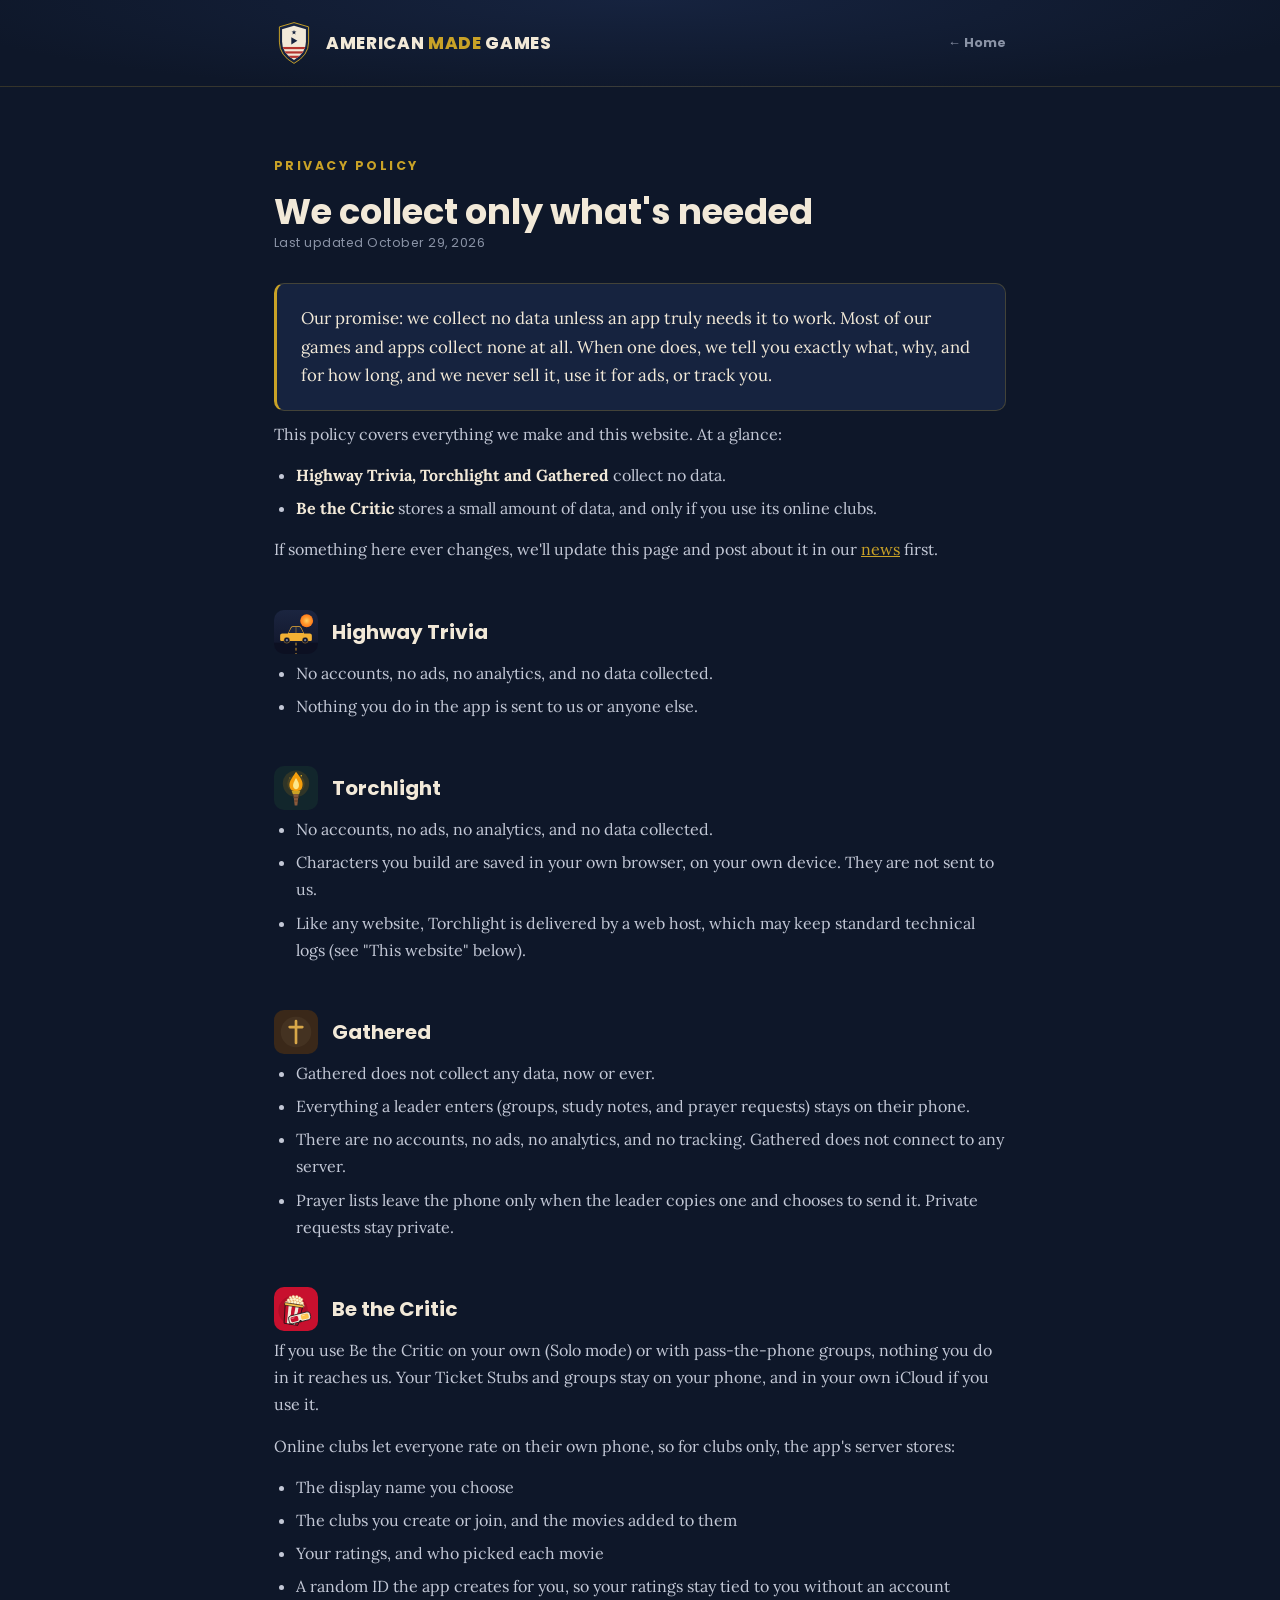
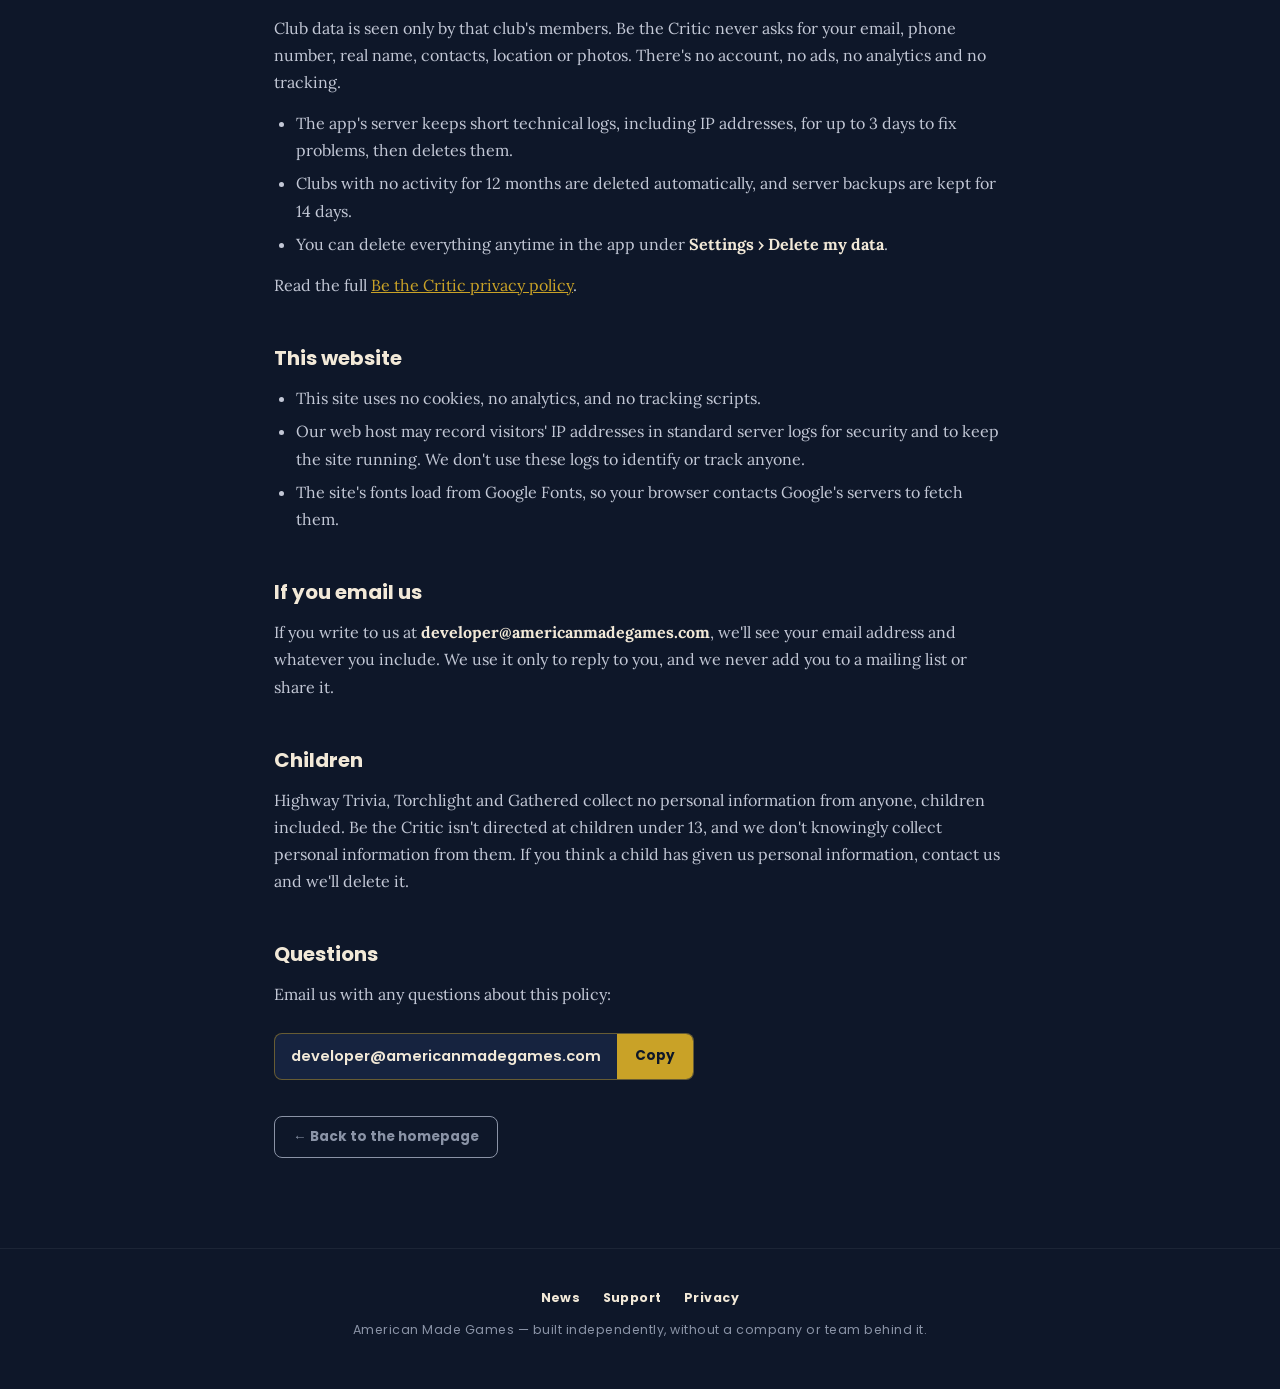
<file: privacy.html>
<!DOCTYPE html>
<html lang="en">
<head>
<meta charset="UTF-8">
<meta name="viewport" content="width=device-width, initial-scale=1.0">
<title>Privacy Policy — American Made Games</title>
<meta name="theme-color" content="#0E1729">
<link rel="icon" type="image/svg+xml" href="favicon.svg">
<link rel="icon" type="image/png" sizes="32x32" href="favicon-32.png">
<link rel="apple-touch-icon" href="apple-touch-icon.png">
<style>
@import url('https://fonts.googleapis.com/css2?family=Poppins:wght@400;500;700;800&family=Lora:ital,wght@0,400;0,500;1,400&display=swap');

:root {
  --navy: #16233F;
  --navy-deep: #0E1729;
  --crimson: #B4342E;
  --gold: #C9A227;
  --parchment: #F2E9D8;
  --grey: #8A93A6;
}

* { box-sizing: border-box; }

body {
  margin: 0;
  font-family: 'Lora', serif;
  background: var(--navy-deep);
  color: var(--parchment);
}

/* ---------- TOP BAR ---------- */
.topbar {
  background: radial-gradient(ellipse at 50% 0%, var(--navy) 0%, var(--navy-deep) 80%);
  border-bottom: 1px solid rgba(201,162,39,0.2);
}
.topbar-inner {
  max-width: 780px;
  margin: 0 auto;
  padding: 22px 24px;
  display: flex;
  align-items: center;
  justify-content: space-between;
  gap: 16px;
}
.brand {
  display: flex;
  align-items: center;
  gap: 12px;
  text-decoration: none;
}
.brand svg { width: 40px; height: 42px; flex-shrink: 0; }
.brand-name {
  font-family: 'Poppins', sans-serif;
  font-weight: 800;
  font-size: 1.05rem;
  letter-spacing: 0.04em;
  text-transform: uppercase;
  color: var(--parchment);
  line-height: 1.1;
}
.brand-name span { color: var(--gold); }
.home-link {
  font-family: 'Poppins', sans-serif;
  font-weight: 700;
  font-size: 0.8rem;
  color: var(--grey);
  text-decoration: none;
  white-space: nowrap;
}
.home-link:hover { color: var(--parchment); }

/* ---------- SECTIONS ---------- */
section {
  max-width: 780px;
  margin: 0 auto;
  padding: 70px 24px 90px;
}

.section-label {
  font-family: 'Poppins', sans-serif;
  font-weight: 700;
  font-size: 0.78rem;
  letter-spacing: 0.2em;
  text-transform: uppercase;
  color: var(--gold);
  margin: 0 0 10px;
}

h1 {
  font-family: 'Poppins', sans-serif;
  font-weight: 700;
  font-size: clamp(1.6rem, 4vw, 2.2rem);
  color: var(--parchment);
  margin: 0 0 12px;
}

.lede {
  font-size: 1.08rem;
  line-height: 1.75;
  color: #D8DCE6;
  max-width: 620px;
  margin: 0 0 32px;
}

/* ---------- NEWS ---------- */
.news-feed {
  display: flex;
  flex-direction: column;
  gap: 16px;
}

.news-item {
  background: var(--navy);
  border: 1px solid rgba(201,162,39,0.18);
  border-left: 3px solid var(--crimson);
  border-radius: 10px;
  padding: 22px 26px;
}

.news-meta {
  display: flex;
  flex-wrap: wrap;
  align-items: center;
  gap: 10px;
  margin-bottom: 8px;
  font-family: 'Poppins', sans-serif;
  font-size: 0.75rem;
  color: var(--grey);
  letter-spacing: 0.04em;
}

.news-tag {
  color: var(--gold);
  font-weight: 700;
  text-transform: uppercase;
  letter-spacing: 0.12em;
}

.news-item h3 {
  font-family: 'Poppins', sans-serif;
  font-weight: 700;
  font-size: 1.08rem;
  margin: 0 0 8px;
  color: var(--parchment);
}

.news-item p {
  margin: 0;
  color: #C3C8D6;
  font-size: 0.95rem;
  line-height: 1.6;
}

.news-item a { color: var(--gold); }

.back-btn {
  display: inline-block;
  margin-top: 28px;
  background: transparent;
  color: var(--grey);
  border: 1px solid var(--grey);
  border-radius: 8px;
  padding: 10px 18px;
  font-family: 'Poppins', sans-serif;
  font-weight: 700;
  font-size: 0.85rem;
  text-decoration: none;
}
.back-btn:hover { color: var(--parchment); border-color: var(--parchment); }

/* ---------- FOOTER ---------- */
footer {
  text-align: center;
  padding: 40px 24px 50px;
  color: var(--grey);
  font-family: 'Poppins', sans-serif;
  font-size: 0.78rem;
  letter-spacing: 0.04em;
  border-top: 1px solid rgba(255,255,255,0.06);
}


.footer-nav { display: flex; justify-content: center; gap: 22px; margin-bottom: 14px; }
.footer-nav a { color: var(--parchment); text-decoration: none; font-weight: 700; }
.footer-nav a:hover { color: var(--gold); }

/* ---------- DOCUMENT PAGES (privacy, support) ---------- */
.doc h2 {
  font-family: 'Poppins', sans-serif;
  font-weight: 700;
  font-size: 1.25rem;
  color: var(--parchment);
  margin: 44px 0 12px;
}
.doc h3 {
  font-family: 'Poppins', sans-serif;
  font-weight: 700;
  font-size: 1rem;
  color: var(--gold);
  margin: 26px 0 8px;
}
.doc p, .doc li {
  color: #C3C8D6;
  font-size: 1rem;
  line-height: 1.7;
}
.doc p { margin: 0 0 14px; }
.doc ul { margin: 0 0 14px; padding-left: 22px; }
.doc li { margin-bottom: 6px; }
.doc a { color: var(--gold); }
.doc strong { color: var(--parchment); }
.updated {
  font-family: 'Poppins', sans-serif;
  font-size: 0.78rem;
  color: var(--grey);
  letter-spacing: 0.04em;
  margin: -18px 0 30px;
}
.promise {
  background: var(--navy);
  border: 1px solid rgba(201,162,39,0.25);
  border-left: 3px solid var(--gold);
  border-radius: 10px;
  padding: 20px 24px;
  margin: 0 0 10px;
}
.promise p { margin: 0; color: var(--parchment); font-size: 1.05rem; }
.product {
  display: flex;
  align-items: center;
  gap: 14px;
  margin: 46px 0 6px;
}
.product svg { width: 44px; height: 44px; border-radius: 10px; flex-shrink: 0; }
.product h2 { margin: 0; }
.status {
  font-family: 'Poppins', sans-serif;
  font-size: 0.7rem;
  font-weight: 700;
  color: var(--gold);
  border: 1px solid var(--gold);
  border-radius: 20px;
  padding: 3px 10px;
  white-space: nowrap;
}
details {
  background: var(--navy);
  border: 1px solid rgba(201,162,39,0.18);
  border-radius: 10px;
  margin: 10px 0;
}
summary {
  cursor: pointer;
  padding: 16px 20px;
  font-family: 'Poppins', sans-serif;
  font-weight: 700;
  font-size: 0.95rem;
  color: var(--parchment);
  list-style: none;
  display: flex;
  justify-content: space-between;
  gap: 12px;
}
summary::-webkit-details-marker { display: none; }
summary::after { content: '+'; color: var(--gold); font-size: 1.1rem; line-height: 1; }
details[open] summary::after { content: '\2212'; }
details .answer { padding: 0 20px 16px; }
details .answer p:last-child { margin-bottom: 0; }
.email-btn {
  display: inline-block;
  margin: 6px 0 8px;
  background: var(--gold);
  color: var(--navy-deep);
  font-family: 'Poppins', sans-serif;
  font-weight: 700;
  text-decoration: none;
  padding: 14px 26px;
  border-radius: 8px;
  font-size: 0.95rem;
  max-width: 100%;
  overflow-wrap: anywhere;
}
.verse { font-style: italic; color: var(--grey) !important; }
.doc .section-label { color: var(--gold); font-size: 0.78rem; line-height: normal; margin: 0 0 10px; }
.doc p.updated { color: var(--grey); font-size: 0.78rem; margin: -18px 0 30px; }
.doc p.lede { color: #D8DCE6; font-size: 1.08rem; }
.doc a.email-btn { color: var(--navy-deep); }
.doc a.back-btn { color: var(--grey); }
.doc a.back-btn:hover { color: var(--parchment); }
.doc .promise p { color: var(--parchment); font-size: 1.05rem; margin: 0; }

@media (max-width: 560px) {
  .news-item { padding: 20px; }
  .brand-name { font-size: 0.9rem; }
}

/* ---------- COPYABLE EMAIL ---------- */
.copy-email {
  display: inline-flex;
  align-items: stretch;
  max-width: 100%;
  margin: 10px 0 8px;
  background: var(--navy);
  border: 1px solid rgba(201,162,39,0.45);
  border-radius: 8px;
  overflow: hidden;
  text-align: left;
}
.copy-email__addr {
  padding: 12px 16px;
  font-family: 'Poppins', sans-serif;
  font-weight: 600;
  font-size: 0.92rem;
  color: var(--parchment);
  user-select: all;
  -webkit-user-select: all;
  overflow-wrap: normal;
  min-width: 0;
  align-self: center;
}
.copy-btn {
  flex-shrink: 0;
  background: var(--gold);
  color: var(--navy-deep);
  border: none;
  font-family: 'Poppins', sans-serif;
  font-weight: 700;
  font-size: 0.85rem;
  padding: 0 18px;
  min-height: 44px;
  cursor: pointer;
}
.copy-btn:hover { background: #d9b23a; }
@media (max-width: 560px) {
  .copy-email__addr { font-size: 0.8rem; padding: 12px; }
  .copy-btn { padding: 0 14px; }
}
</style>
</head>
<body>

<header class="topbar">
  <div class="topbar-inner">
    <a class="brand" href="index.html" aria-label="American Made Games home">
      <svg viewBox="95 25 250 345" xmlns="http://www.w3.org/2000/svg" aria-hidden="true">
        <path d="M 220,30 L 340,65 L 340,190 Q 340,300 220,365 Q 100,300 100,190 L 100,65 Z" fill="#16233F"/>
        <path d="M 220,30 L 340,65 L 340,190 Q 340,300 220,365 Q 100,300 100,190 L 100,65 Z" fill="none" stroke="#C9A227" stroke-width="8"/>
        <path d="M 220,55 L 318,84 L 318,188 Q 318,282 220,338 Q 122,282 122,188 L 122,84 Z" fill="#F2E9D8"/>
        <clipPath id="sc"><path d="M 220,55 L 318,84 L 318,188 Q 318,282 220,338 Q 122,282 122,188 L 122,84 Z"/></clipPath>
        <g clip-path="url(#sc)">
          <rect x="122" y="230" width="196" height="18" fill="#B4342E"/>
          <rect x="122" y="266" width="196" height="18" fill="#B4342E"/>
          <rect x="122" y="302" width="196" height="18" fill="#B4342E"/>
        </g>
        <path d="M 220,90 L 225,104 L 240,104 L 228,113 L 233,128 L 220,119 L 207,128 L 212,113 L 200,104 L 215,104 Z" fill="#16233F"/>
        <path d="M 198,150 L 198,210 L 248,180 Z" fill="#16233F"/>
      </svg>
      <span class="brand-name">American <span>Made</span> Games</span>
    </a>
    <a class="home-link" href="index.html">&larr; Home</a>
  </div>
</header>

<section class="doc">
  <p class="section-label">Privacy Policy</p>
  <h1>We collect only what's needed</h1>
  <p class="updated">Last updated October 29, 2026</p>

  <div class="promise">
    <p>Our promise: we collect no data unless an app truly needs it to work. Most of our games and apps collect none at all. When one does, we tell you exactly what, why, and for how long, and we never sell it, use it for ads, or track you.</p>
  </div>

  <p>This policy covers everything we make and this website. At a glance:</p>
  <ul>
    <li><strong>Highway Trivia, Torchlight and Gathered</strong> collect no data.</li>
    <li><strong>Be the Critic</strong> stores a small amount of data, and only if you use its online clubs.</li>
  </ul>
  <p>If something here ever changes, we'll update this page and post about it in our <a href="news.html">news</a> first.</p>

  <div class="product"><svg aria-hidden="true" viewBox="0 0 1024 1024" xmlns="http://www.w3.org/2000/svg">
      <defs>
        <linearGradient id="bg" x1="0" y1="0" x2="0" y2="1">
          <stop offset="0%" stop-color="#1b2540"/>
          <stop offset="100%" stop-color="#10152a"/>
        </linearGradient>
        <radialGradient id="sunGlow" cx="50%" cy="50%" r="50%">
          <stop offset="0%" stop-color="#FFD166"/>
          <stop offset="55%" stop-color="#FF9A2E"/>
          <stop offset="100%" stop-color="#FF7A1A"/>
        </radialGradient>
      </defs>
      <rect width="1024" height="1024" fill="url(#bg)"/>
      <circle cx="760" cy="250" r="150" fill="url(#sunGlow)"/>
      <rect x="0" y="760" width="1024" height="264" fill="#0c1022"/>
      <line x1="512" y1="760" x2="512" y2="1024" stroke="#f2b134" stroke-width="20" stroke-dasharray="65 55"/>
      <g transform="translate(102,300) scale(4.1)">
        <path d="M10,96 L10,72 Q10,60 22,60 L54,60 L70,26 Q74,19 82,19 L118,19 Q126,19 130,26 L146,60 L178,60 Q190,60 190,72 L190,96 Q190,103 182,103 L18,103 Q10,103 10,96 Z" fill="#f2b134"/>
        <path d="M58,57 L73,29 Q76,24 82,24 L118,24 Q124,24 127,29 L142,57 Z" fill="#1b2540"/>
        <line x1="100" y1="24" x2="100" y2="57" stroke="#f2b134" stroke-width="2.5"/>
        <circle cx="48" cy="98" r="17" fill="#10152a"/>
        <circle cx="48" cy="98" r="17" fill="none" stroke="#f2b134" stroke-width="2.2"/>
        <circle cx="48" cy="98" r="6.5" fill="#7c8299"/>
        <circle cx="152" cy="98" r="17" fill="#10152a"/>
        <circle cx="152" cy="98" r="17" fill="none" stroke="#f2b134" stroke-width="2.2"/>
        <circle cx="152" cy="98" r="6.5" fill="#7c8299"/>
      </g>
    </svg><h2>Highway Trivia</h2></div>
  <ul>
    <li>No accounts, no ads, no analytics, and no data collected.</li>
    <li>Nothing you do in the app is sent to us or anyone else.</li>
  </ul>

  <div class="product"><svg aria-hidden="true" viewBox="0 0 100 100" xmlns="http://www.w3.org/2000/svg">
      <rect width="100" height="100" fill="#12262c"/>
      <circle cx="50" cy="40" r="30" fill="#f59e0b" fill-opacity="0.13"/>
      <circle cx="50" cy="40" r="20" fill="#f59e0b" fill-opacity="0.12"/>
      <path d="M50 13 C61 27 69 38 63 51 C59 59 41 59 37 51 C31 38 40 29 50 13 Z" fill="#f59e0b"/>
      <path d="M50 27 C56 36 59 44 55 50 C52 54 48 54 45 50 C41 44 45 36 50 27 Z" fill="#fde68a"/>
      <circle cx="62" cy="22" r="1.6" fill="#fbbf24"/>
      <circle cx="36" cy="27" r="1.1" fill="#fbbf24"/>
      <path d="M40 56 H60 L57 64 H43 Z" fill="#c9a227"/>
      <path d="M44 64 H56 L53 90 H47 Z" fill="#8a5a3c"/>
      <rect x="44.5" y="70" width="11" height="3" fill="#6b4329"/>
      <rect x="45.5" y="78" width="9" height="3" fill="#6b4329"/>
    </svg><h2>Torchlight</h2></div>
  <ul>
    <li>No accounts, no ads, no analytics, and no data collected.</li>
    <!-- CONFIRM: where Torchlight saves characters (e.g. the browser's local storage) -->
    <li>Characters you build are saved in your own browser, on your own device. They are not sent to us.</li>
    <li>Like any website, Torchlight is delivered by a web host, which may keep standard technical logs (see "This website" below).</li>
  </ul>

  <div class="product"><svg aria-hidden="true" viewBox="0 0 1024 1024" xmlns="http://www.w3.org/2000/svg" role="img" aria-label="Gathered app icon">
      <rect width="1024" height="1024" fill="#3A2819"/>
      <circle cx="512" cy="512" r="356" fill="#443221"/>
      <g stroke="#D8A748" stroke-width="62" stroke-linecap="round">
        <line x1="512" y1="256" x2="512" y2="768"/>
        <line x1="365" y1="397" x2="659" y2="397"/>
      </g>
    </svg><h2>Gathered</h2></div>
  <ul>
    <li>Gathered does not collect any data, now or ever.</li>
    <li>Everything a leader enters (groups, study notes, and prayer requests) stays on their phone.</li>
    <li>There are no accounts, no ads, no analytics, and no tracking. Gathered does not connect to any server.</li>
    <li>Prayer lists leave the phone only when the leader copies one and chooses to send it. Private requests stay private.</li>
  </ul>

  <div class="product"><svg viewBox="0 0 120 120" xmlns="http://www.w3.org/2000/svg" aria-hidden="true"><rect width="120" height="120" rx="0" fill="#C8102E"></rect><circle cx="52" cy="64" r="40" fill="#A50D26" opacity=".7"></circle><g transform="translate(4 0) rotate(9 46 78)"><g fill="#FFF6D6" stroke="#E2B86A" stroke-width="1"><circle cx="25" cy="46" r="4"></circle><circle cx="32" cy="43" r="4.5"></circle><circle cx="40" cy="42" r="4.5"></circle><circle cx="48" cy="41" r="5"></circle><circle cx="56" cy="42" r="4.5"></circle><circle cx="64" cy="43" r="4.5"></circle><circle cx="70" cy="47" r="4"></circle><circle cx="29" cy="38" r="4"></circle><circle cx="37" cy="35" r="4.5"></circle><circle cx="45" cy="33" r="4.5"></circle><circle cx="53" cy="34" r="4.5"></circle><circle cx="61" cy="35" r="4.5"></circle><circle cx="67" cy="40" r="4"></circle><circle cx="41" cy="27" r="4"></circle><circle cx="50" cy="26" r="4"></circle><circle cx="58" cy="28" r="4"></circle><circle cx="33" cy="30" r="3.5"></circle><circle cx="64" cy="31" r="3.5"></circle></g><g fill="#FFC24A"><circle cx="36" cy="40" r="1.3"></circle><circle cx="52" cy="30" r="1.3"></circle><circle cx="60" cy="40" r="1.3"></circle><circle cx="44" cy="36" r="1.3"></circle><circle cx="66" cy="45" r="1.3"></circle></g><polygon points="22,50 31.6,50 34.6,102 27,102" fill="#C8102E"></polygon><polygon points="31.6,50 41.2,50 42.2,102 34.6,102" fill="#F3EBDD"></polygon><polygon points="41.2,50 50.8,50 49.8,102 42.2,102" fill="#C8102E"></polygon><polygon points="50.8,50 60.4,50 57.4,102 49.8,102" fill="#F3EBDD"></polygon><polygon points="60.4,50 70,50 65,102 57.4,102" fill="#C8102E"></polygon><polygon points="22,50 70,50 65,102 27,102" fill="none" stroke="#0E0E10" stroke-width="2" stroke-linejoin="round"></polygon><rect x="20" y="46" width="52" height="7" rx="3" fill="#FFC24A" stroke="#0E0E10" stroke-width="1.6"></rect></g><g transform="translate(70 84) rotate(-14) scale(1)"> <rect x="-30" y="-11" width="60" height="22" rx="7" fill="#F3EBDD" stroke="#0E0E10" stroke-width="2"></rect> <rect x="-25" y="-7" width="21" height="14" rx="4" fill="#C8102E"></rect> <rect x="4" y="-7" width="21" height="14" rx="4" fill="#FFC24A"></rect> <path d="M-4.5 11 Q0 1 4.5 11 Z" fill="#0E0E10"></path> <path d="M-21 -3.5 L-15 -3.5" stroke="#FFFFFF" stroke-width="1.8" stroke-linecap="round" opacity=".6"></path> <path d="M8 -3.5 L14 -3.5" stroke="#FFFFFF" stroke-width="1.8" stroke-linecap="round" opacity=".6"></path></g></svg><h2>Be the Critic</h2></div>
  <p>If you use Be the Critic on your own (Solo mode) or with pass-the-phone groups, nothing you do in it reaches us. Your Ticket Stubs and groups stay on your phone, and in your own iCloud if you use it.</p>
  <p>Online clubs let everyone rate on their own phone, so for clubs only, the app's server stores:</p>
  <ul>
    <li>The display name you choose</li>
    <li>The clubs you create or join, and the movies added to them</li>
    <li>Your ratings, and who picked each movie</li>
    <li>A random ID the app creates for you, so your ratings stay tied to you without an account</li>
  </ul>
  <p>Club data is seen only by that club's members. Be the Critic never asks for your email, phone number, real name, contacts, location or photos. There's no account, no ads, no analytics and no tracking.</p>
  <ul>
    <li>The app's server keeps short technical logs, including IP addresses, for up to 3 days to fix problems, then deletes them.</li>
    <li>Clubs with no activity for 12 months are deleted automatically, and server backups are kept for 14 days.</li>
    <li>You can delete everything anytime in the app under <strong>Settings › Delete my data</strong>.</li>
  </ul>
  <p>Read the full <a href="https://bethecritic.americanmadegames.com/privacy" target="_blank" rel="noopener">Be the Critic privacy policy</a>.</p>

  <h2>This website</h2>
  <ul>
    <li>This site uses no cookies, no analytics, and no tracking scripts.</li>
    <!-- CONFIRM: your host. GitHub Pages logs visitor IP addresses; update if you move hosts. -->
    <li>Our web host may record visitors' IP addresses in standard server logs for security and to keep the site running. We don't use these logs to identify or track anyone.</li>
    <li>The site's fonts load from Google Fonts, so your browser contacts Google's servers to fetch them.</li>
  </ul>

  <h2>If you email us</h2>
  <p>If you write to us at <strong>developer@americanmadegames.com</strong>, we'll see your email address and whatever you include. We use it only to reply to you, and we never add you to a mailing list or share it.</p>

  <h2>Children</h2>
  <p>Highway Trivia, Torchlight and Gathered collect no personal information from anyone, children included. Be the Critic isn't directed at children under 13, and we don't knowingly collect personal information from them. If you think a child has given us personal information, contact us and we'll delete it.</p>

  <h2>Questions</h2>
  <p>Email us with any questions about this policy:</p>
  <div><div class="copy-email"><span class="copy-email__addr">developer@<wbr>americanmadegames.com</span><button type="button" class="copy-btn" data-copy="developer@americanmadegames.com">Copy</button></div></div>

  <a class="back-btn" href="index.html">&larr; Back to the homepage</a>
</section>


<footer>
  <nav class="footer-nav"><a href="news.html">News</a><a href="support.html">Support</a><a href="privacy.html">Privacy</a></nav>
  American Made Games — built independently, without a company or team behind it.
</footer>


<script>
  // Copy-to-clipboard for email addresses
  document.querySelectorAll('.copy-btn').forEach(function (btn) {
    btn.addEventListener('click', function () {
      var text = btn.getAttribute('data-copy');
      function done(ok) {
        btn.textContent = ok ? 'Copied!' : 'Select & copy';
        if (!ok) {
          var addr = btn.parentNode.querySelector('.copy-email__addr');
          var r = document.createRange(); r.selectNodeContents(addr);
          var s = window.getSelection(); s.removeAllRanges(); s.addRange(r);
        }
        setTimeout(function () { btn.textContent = 'Copy'; }, 2000);
      }
      function fallback() {
        try {
          var t = document.createElement('textarea');
          t.value = text; t.setAttribute('readonly', ''); t.style.position = 'fixed'; t.style.opacity = '0';
          document.body.appendChild(t); t.select();
          var ok = document.execCommand('copy');
          document.body.removeChild(t); done(ok);
        } catch (e) { done(false); }
      }
      if (navigator.clipboard && window.isSecureContext) {
        navigator.clipboard.writeText(text).then(function () { done(true); }, fallback);
      } else { fallback(); }
    });
  });
</script>

</body>
</html>
</file>
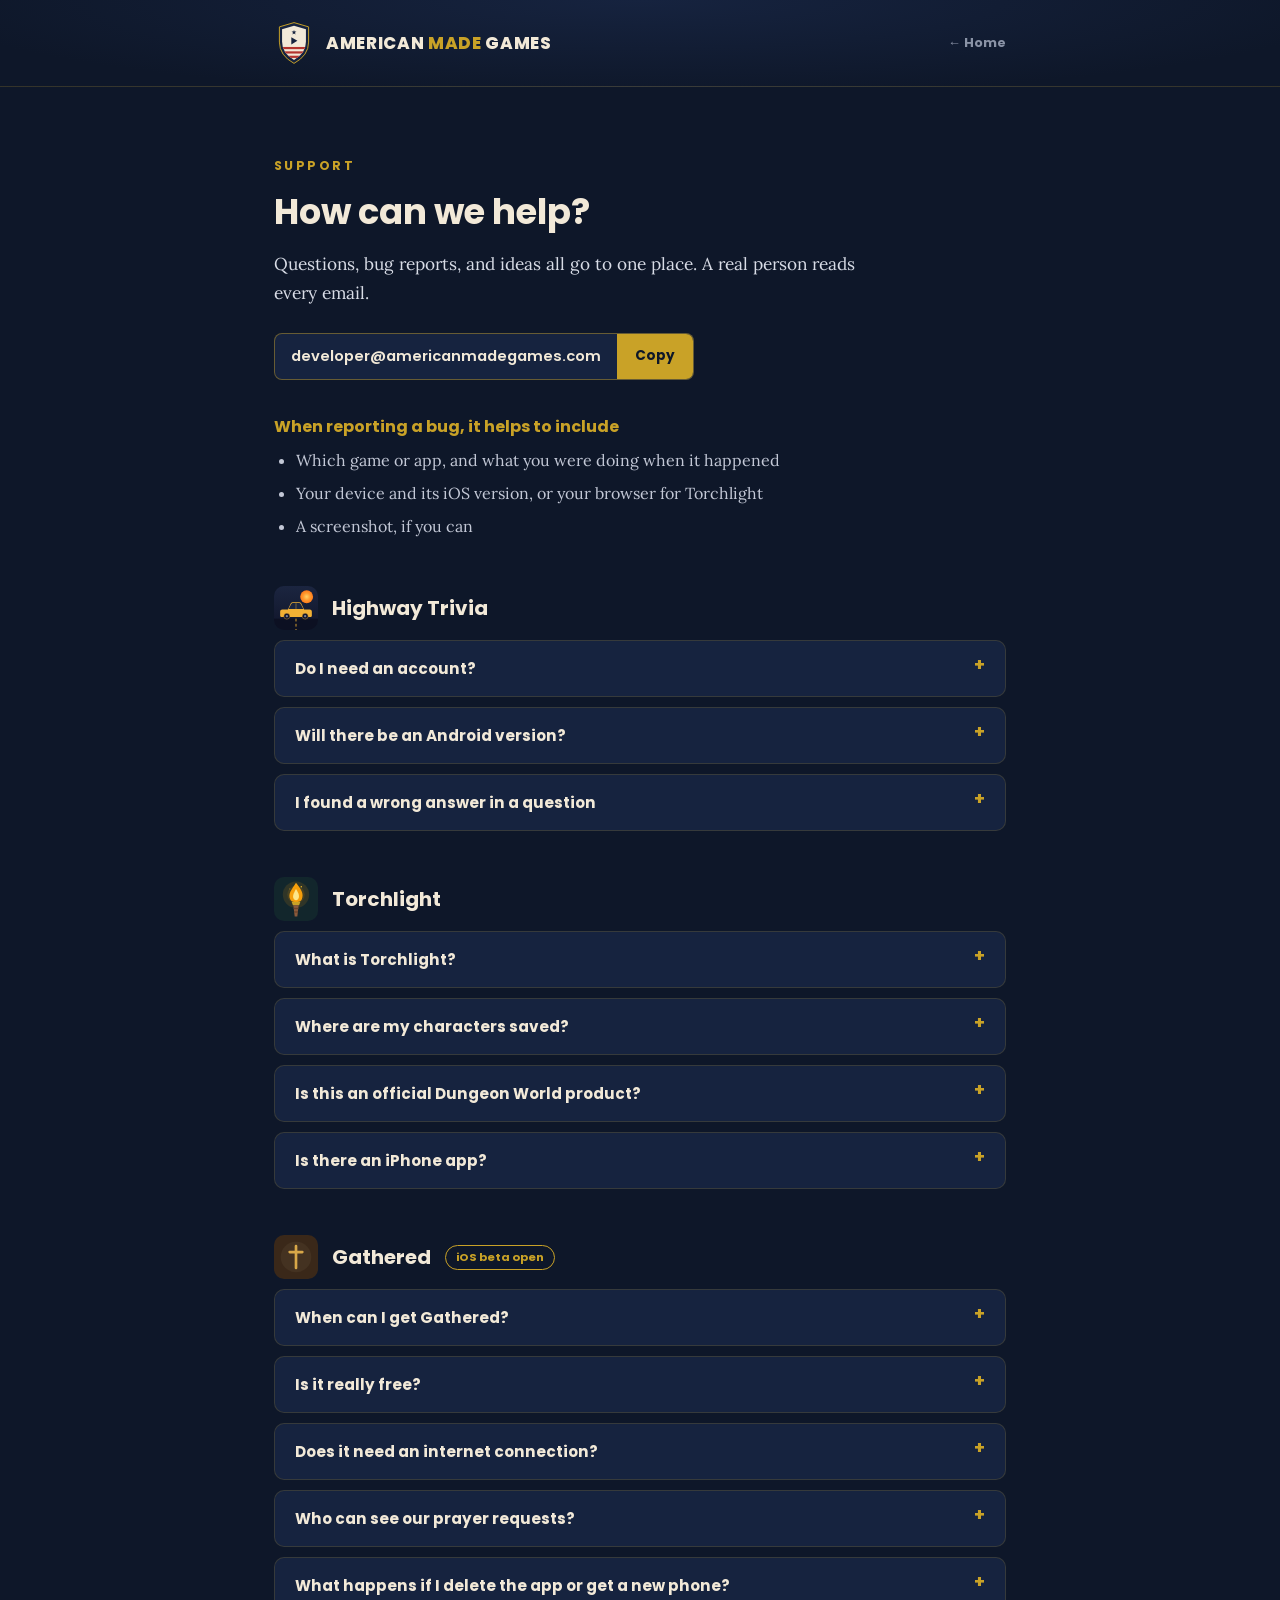
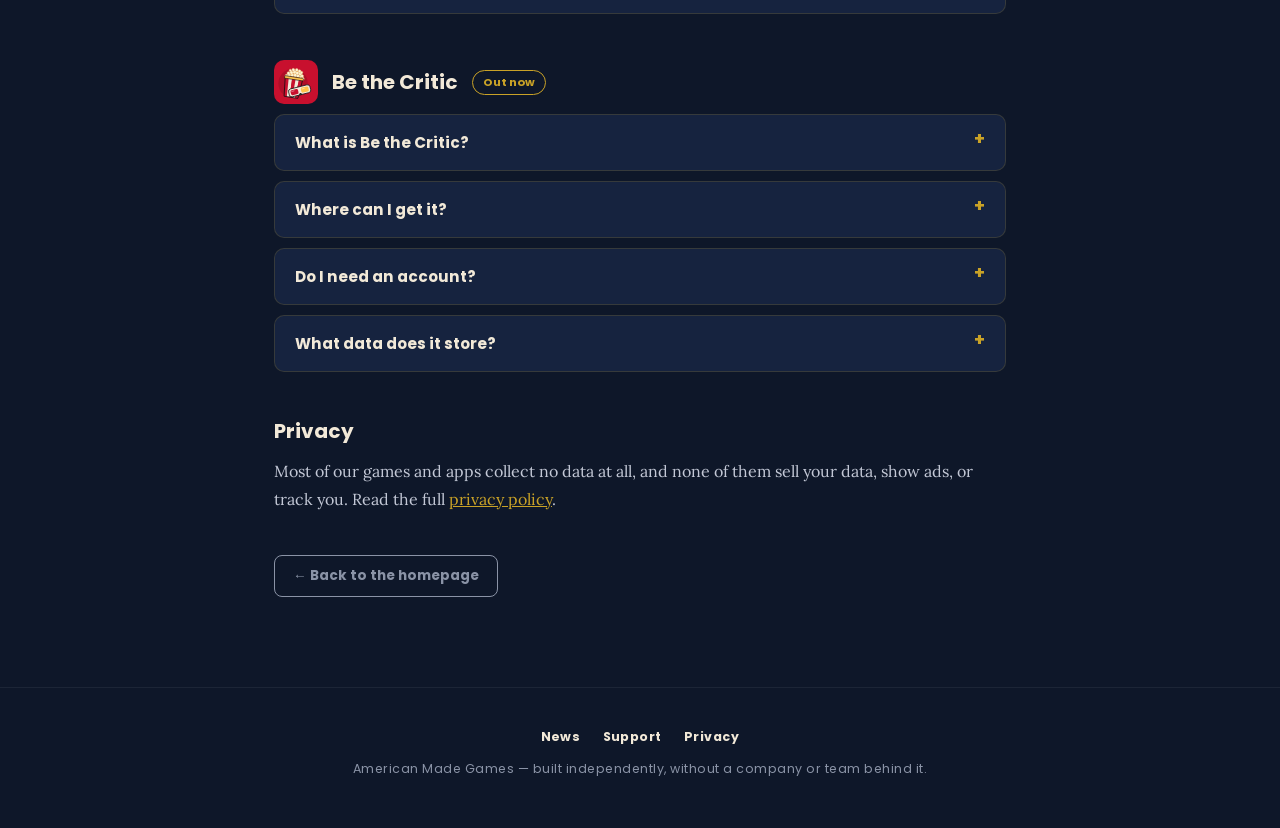
<file: support.html>
<!DOCTYPE html>
<html lang="en">
<head>
<meta charset="UTF-8">
<meta name="viewport" content="width=device-width, initial-scale=1.0">
<title>Support — American Made Games</title>
<meta name="theme-color" content="#0E1729">
<link rel="icon" type="image/svg+xml" href="favicon.svg">
<link rel="icon" type="image/png" sizes="32x32" href="favicon-32.png">
<link rel="apple-touch-icon" href="apple-touch-icon.png">
<style>
@import url('https://fonts.googleapis.com/css2?family=Poppins:wght@400;500;700;800&family=Lora:ital,wght@0,400;0,500;1,400&display=swap');

:root {
  --navy: #16233F;
  --navy-deep: #0E1729;
  --crimson: #B4342E;
  --gold: #C9A227;
  --parchment: #F2E9D8;
  --grey: #8A93A6;
}

* { box-sizing: border-box; }

body {
  margin: 0;
  font-family: 'Lora', serif;
  background: var(--navy-deep);
  color: var(--parchment);
}

/* ---------- TOP BAR ---------- */
.topbar {
  background: radial-gradient(ellipse at 50% 0%, var(--navy) 0%, var(--navy-deep) 80%);
  border-bottom: 1px solid rgba(201,162,39,0.2);
}
.topbar-inner {
  max-width: 780px;
  margin: 0 auto;
  padding: 22px 24px;
  display: flex;
  align-items: center;
  justify-content: space-between;
  gap: 16px;
}
.brand {
  display: flex;
  align-items: center;
  gap: 12px;
  text-decoration: none;
}
.brand svg { width: 40px; height: 42px; flex-shrink: 0; }
.brand-name {
  font-family: 'Poppins', sans-serif;
  font-weight: 800;
  font-size: 1.05rem;
  letter-spacing: 0.04em;
  text-transform: uppercase;
  color: var(--parchment);
  line-height: 1.1;
}
.brand-name span { color: var(--gold); }
.home-link {
  font-family: 'Poppins', sans-serif;
  font-weight: 700;
  font-size: 0.8rem;
  color: var(--grey);
  text-decoration: none;
  white-space: nowrap;
}
.home-link:hover { color: var(--parchment); }

/* ---------- SECTIONS ---------- */
section {
  max-width: 780px;
  margin: 0 auto;
  padding: 70px 24px 90px;
}

.section-label {
  font-family: 'Poppins', sans-serif;
  font-weight: 700;
  font-size: 0.78rem;
  letter-spacing: 0.2em;
  text-transform: uppercase;
  color: var(--gold);
  margin: 0 0 10px;
}

h1 {
  font-family: 'Poppins', sans-serif;
  font-weight: 700;
  font-size: clamp(1.6rem, 4vw, 2.2rem);
  color: var(--parchment);
  margin: 0 0 12px;
}

.lede {
  font-size: 1.08rem;
  line-height: 1.75;
  color: #D8DCE6;
  max-width: 620px;
  margin: 0 0 32px;
}

/* ---------- NEWS ---------- */
.news-feed {
  display: flex;
  flex-direction: column;
  gap: 16px;
}

.news-item {
  background: var(--navy);
  border: 1px solid rgba(201,162,39,0.18);
  border-left: 3px solid var(--crimson);
  border-radius: 10px;
  padding: 22px 26px;
}

.news-meta {
  display: flex;
  flex-wrap: wrap;
  align-items: center;
  gap: 10px;
  margin-bottom: 8px;
  font-family: 'Poppins', sans-serif;
  font-size: 0.75rem;
  color: var(--grey);
  letter-spacing: 0.04em;
}

.news-tag {
  color: var(--gold);
  font-weight: 700;
  text-transform: uppercase;
  letter-spacing: 0.12em;
}

.news-item h3 {
  font-family: 'Poppins', sans-serif;
  font-weight: 700;
  font-size: 1.08rem;
  margin: 0 0 8px;
  color: var(--parchment);
}

.news-item p {
  margin: 0;
  color: #C3C8D6;
  font-size: 0.95rem;
  line-height: 1.6;
}

.news-item a { color: var(--gold); }

.back-btn {
  display: inline-block;
  margin-top: 28px;
  background: transparent;
  color: var(--grey);
  border: 1px solid var(--grey);
  border-radius: 8px;
  padding: 10px 18px;
  font-family: 'Poppins', sans-serif;
  font-weight: 700;
  font-size: 0.85rem;
  text-decoration: none;
}
.back-btn:hover { color: var(--parchment); border-color: var(--parchment); }

/* ---------- FOOTER ---------- */
footer {
  text-align: center;
  padding: 40px 24px 50px;
  color: var(--grey);
  font-family: 'Poppins', sans-serif;
  font-size: 0.78rem;
  letter-spacing: 0.04em;
  border-top: 1px solid rgba(255,255,255,0.06);
}


.footer-nav { display: flex; justify-content: center; gap: 22px; margin-bottom: 14px; }
.footer-nav a { color: var(--parchment); text-decoration: none; font-weight: 700; }
.footer-nav a:hover { color: var(--gold); }

/* ---------- DOCUMENT PAGES (privacy, support) ---------- */
.doc h2 {
  font-family: 'Poppins', sans-serif;
  font-weight: 700;
  font-size: 1.25rem;
  color: var(--parchment);
  margin: 44px 0 12px;
}
.doc h3 {
  font-family: 'Poppins', sans-serif;
  font-weight: 700;
  font-size: 1rem;
  color: var(--gold);
  margin: 26px 0 8px;
}
.doc p, .doc li {
  color: #C3C8D6;
  font-size: 1rem;
  line-height: 1.7;
}
.doc p { margin: 0 0 14px; }
.doc ul { margin: 0 0 14px; padding-left: 22px; }
.doc li { margin-bottom: 6px; }
.doc a { color: var(--gold); }
.doc strong { color: var(--parchment); }
.updated {
  font-family: 'Poppins', sans-serif;
  font-size: 0.78rem;
  color: var(--grey);
  letter-spacing: 0.04em;
  margin: -18px 0 30px;
}
.promise {
  background: var(--navy);
  border: 1px solid rgba(201,162,39,0.25);
  border-left: 3px solid var(--gold);
  border-radius: 10px;
  padding: 20px 24px;
  margin: 0 0 10px;
}
.promise p { margin: 0; color: var(--parchment); font-size: 1.05rem; }
.product {
  display: flex;
  align-items: center;
  gap: 14px;
  margin: 46px 0 6px;
}
.product svg { width: 44px; height: 44px; border-radius: 10px; flex-shrink: 0; }
.product h2 { margin: 0; }
.status {
  font-family: 'Poppins', sans-serif;
  font-size: 0.7rem;
  font-weight: 700;
  color: var(--gold);
  border: 1px solid var(--gold);
  border-radius: 20px;
  padding: 3px 10px;
  white-space: nowrap;
}
details {
  background: var(--navy);
  border: 1px solid rgba(201,162,39,0.18);
  border-radius: 10px;
  margin: 10px 0;
}
summary {
  cursor: pointer;
  padding: 16px 20px;
  font-family: 'Poppins', sans-serif;
  font-weight: 700;
  font-size: 0.95rem;
  color: var(--parchment);
  list-style: none;
  display: flex;
  justify-content: space-between;
  gap: 12px;
}
summary::-webkit-details-marker { display: none; }
summary::after { content: '+'; color: var(--gold); font-size: 1.1rem; line-height: 1; }
details[open] summary::after { content: '\2212'; }
details .answer { padding: 0 20px 16px; }
details .answer p:last-child { margin-bottom: 0; }
.email-btn {
  display: inline-block;
  margin: 6px 0 8px;
  background: var(--gold);
  color: var(--navy-deep);
  font-family: 'Poppins', sans-serif;
  font-weight: 700;
  text-decoration: none;
  padding: 14px 26px;
  border-radius: 8px;
  font-size: 0.95rem;
  max-width: 100%;
  overflow-wrap: anywhere;
}
.verse { font-style: italic; color: var(--grey) !important; }
.doc .section-label { color: var(--gold); font-size: 0.78rem; line-height: normal; margin: 0 0 10px; }
.doc p.updated { color: var(--grey); font-size: 0.78rem; margin: -18px 0 30px; }
.doc p.lede { color: #D8DCE6; font-size: 1.08rem; }
.doc a.email-btn { color: var(--navy-deep); }
.doc a.back-btn { color: var(--grey); }
.doc a.back-btn:hover { color: var(--parchment); }
.doc .promise p { color: var(--parchment); font-size: 1.05rem; margin: 0; }

@media (max-width: 560px) {
  .news-item { padding: 20px; }
  .brand-name { font-size: 0.9rem; }
}

/* ---------- COPYABLE EMAIL ---------- */
.copy-email {
  display: inline-flex;
  align-items: stretch;
  max-width: 100%;
  margin: 10px 0 8px;
  background: var(--navy);
  border: 1px solid rgba(201,162,39,0.45);
  border-radius: 8px;
  overflow: hidden;
  text-align: left;
}
.copy-email__addr {
  padding: 12px 16px;
  font-family: 'Poppins', sans-serif;
  font-weight: 600;
  font-size: 0.92rem;
  color: var(--parchment);
  user-select: all;
  -webkit-user-select: all;
  overflow-wrap: normal;
  min-width: 0;
  align-self: center;
}
.copy-btn {
  flex-shrink: 0;
  background: var(--gold);
  color: var(--navy-deep);
  border: none;
  font-family: 'Poppins', sans-serif;
  font-weight: 700;
  font-size: 0.85rem;
  padding: 0 18px;
  min-height: 44px;
  cursor: pointer;
}
.copy-btn:hover { background: #d9b23a; }
@media (max-width: 560px) {
  .copy-email__addr { font-size: 0.8rem; padding: 12px; }
  .copy-btn { padding: 0 14px; }
}
</style>
</head>
<body>

<header class="topbar">
  <div class="topbar-inner">
    <a class="brand" href="index.html" aria-label="American Made Games home">
      <svg viewBox="95 25 250 345" xmlns="http://www.w3.org/2000/svg" aria-hidden="true">
        <path d="M 220,30 L 340,65 L 340,190 Q 340,300 220,365 Q 100,300 100,190 L 100,65 Z" fill="#16233F"/>
        <path d="M 220,30 L 340,65 L 340,190 Q 340,300 220,365 Q 100,300 100,190 L 100,65 Z" fill="none" stroke="#C9A227" stroke-width="8"/>
        <path d="M 220,55 L 318,84 L 318,188 Q 318,282 220,338 Q 122,282 122,188 L 122,84 Z" fill="#F2E9D8"/>
        <clipPath id="sc"><path d="M 220,55 L 318,84 L 318,188 Q 318,282 220,338 Q 122,282 122,188 L 122,84 Z"/></clipPath>
        <g clip-path="url(#sc)">
          <rect x="122" y="230" width="196" height="18" fill="#B4342E"/>
          <rect x="122" y="266" width="196" height="18" fill="#B4342E"/>
          <rect x="122" y="302" width="196" height="18" fill="#B4342E"/>
        </g>
        <path d="M 220,90 L 225,104 L 240,104 L 228,113 L 233,128 L 220,119 L 207,128 L 212,113 L 200,104 L 215,104 Z" fill="#16233F"/>
        <path d="M 198,150 L 198,210 L 248,180 Z" fill="#16233F"/>
      </svg>
      <span class="brand-name">American <span>Made</span> Games</span>
    </a>
    <a class="home-link" href="index.html">&larr; Home</a>
  </div>
</header>

<section class="doc">
  <p class="section-label">Support</p>
  <h1>How can we help?</h1>
  <p class="lede">Questions, bug reports, and ideas all go to one place. A real person reads every email.</p>

  <div><div class="copy-email"><span class="copy-email__addr">developer@<wbr>americanmadegames.com</span><button type="button" class="copy-btn" data-copy="developer@americanmadegames.com">Copy</button></div></div>

  <h3>When reporting a bug, it helps to include</h3>
  <ul>
    <li>Which game or app, and what you were doing when it happened</li>
    <li>Your device and its iOS version, or your browser for Torchlight</li>
    <li>A screenshot, if you can</li>
  </ul>

  <div class="product"><svg aria-hidden="true" viewBox="0 0 1024 1024" xmlns="http://www.w3.org/2000/svg">
      <defs>
        <linearGradient id="bg" x1="0" y1="0" x2="0" y2="1">
          <stop offset="0%" stop-color="#1b2540"/>
          <stop offset="100%" stop-color="#10152a"/>
        </linearGradient>
        <radialGradient id="sunGlow" cx="50%" cy="50%" r="50%">
          <stop offset="0%" stop-color="#FFD166"/>
          <stop offset="55%" stop-color="#FF9A2E"/>
          <stop offset="100%" stop-color="#FF7A1A"/>
        </radialGradient>
      </defs>
      <rect width="1024" height="1024" fill="url(#bg)"/>
      <circle cx="760" cy="250" r="150" fill="url(#sunGlow)"/>
      <rect x="0" y="760" width="1024" height="264" fill="#0c1022"/>
      <line x1="512" y1="760" x2="512" y2="1024" stroke="#f2b134" stroke-width="20" stroke-dasharray="65 55"/>
      <g transform="translate(102,300) scale(4.1)">
        <path d="M10,96 L10,72 Q10,60 22,60 L54,60 L70,26 Q74,19 82,19 L118,19 Q126,19 130,26 L146,60 L178,60 Q190,60 190,72 L190,96 Q190,103 182,103 L18,103 Q10,103 10,96 Z" fill="#f2b134"/>
        <path d="M58,57 L73,29 Q76,24 82,24 L118,24 Q124,24 127,29 L142,57 Z" fill="#1b2540"/>
        <line x1="100" y1="24" x2="100" y2="57" stroke="#f2b134" stroke-width="2.5"/>
        <circle cx="48" cy="98" r="17" fill="#10152a"/>
        <circle cx="48" cy="98" r="17" fill="none" stroke="#f2b134" stroke-width="2.2"/>
        <circle cx="48" cy="98" r="6.5" fill="#7c8299"/>
        <circle cx="152" cy="98" r="17" fill="#10152a"/>
        <circle cx="152" cy="98" r="17" fill="none" stroke="#f2b134" stroke-width="2.2"/>
        <circle cx="152" cy="98" r="6.5" fill="#7c8299"/>
      </g>
    </svg><h2>Highway Trivia</h2></div>
  <details>
    <summary>Do I need an account?</summary>
    <div class="answer"><p>No. Download it, pick a category, and play. There are no accounts, no ads, and no data collected.</p></div>
  </details>
  <details>
    <summary>Will there be an Android version?</summary>
    <div class="answer"><p>No Android version is planned. Google now requires every developer to verify their identity with Google before their apps can be distributed to Android devices, even free apps that collect nothing. That goes against what this studio stands for. If those rules change, we'll take another look.</p></div>
  </details>
  <details>
    <summary>I found a wrong answer in a question</summary>
    <div class="answer"><p>Thank you! Email us the category and the question, and we'll fix it in the next update.</p></div>
  </details>

  <div class="product"><svg aria-hidden="true" viewBox="0 0 100 100" xmlns="http://www.w3.org/2000/svg">
      <rect width="100" height="100" fill="#12262c"/>
      <circle cx="50" cy="40" r="30" fill="#f59e0b" fill-opacity="0.13"/>
      <circle cx="50" cy="40" r="20" fill="#f59e0b" fill-opacity="0.12"/>
      <path d="M50 13 C61 27 69 38 63 51 C59 59 41 59 37 51 C31 38 40 29 50 13 Z" fill="#f59e0b"/>
      <path d="M50 27 C56 36 59 44 55 50 C52 54 48 54 45 50 C41 44 45 36 50 27 Z" fill="#fde68a"/>
      <circle cx="62" cy="22" r="1.6" fill="#fbbf24"/>
      <circle cx="36" cy="27" r="1.1" fill="#fbbf24"/>
      <path d="M40 56 H60 L57 64 H43 Z" fill="#c9a227"/>
      <path d="M44 64 H56 L53 90 H47 Z" fill="#8a5a3c"/>
      <rect x="44.5" y="70" width="11" height="3" fill="#6b4329"/>
      <rect x="45.5" y="78" width="9" height="3" fill="#6b4329"/>
    </svg><h2>Torchlight</h2></div>
  <details>
    <summary>What is Torchlight?</summary>
    <div class="answer"><p>A character sheet for the tabletop roleplaying game Dungeon World that runs in your browser. <a href="https://torchlight.americanmadegames.com" target="_blank" rel="noopener">Open Torchlight</a>.</p></div>
  </details>
  <details>
    <!-- CONFIRM: where characters are saved, and whether clearing browser data removes them -->
    <summary>Where are my characters saved?</summary>
    <div class="answer"><p>In your own browser, on your own device. Nothing is sent to us, so we can't recover a character if your browser data is cleared. Characters also won't appear on a different device or browser.</p></div>
  </details>
  <details>
    <summary>Is this an official Dungeon World product?</summary>
    <div class="answer"><p>No. Torchlight is an independent tool made by American Made Games and is not affiliated with Dungeon World's publishers.</p></div>
  </details>
  <details>
    <summary>Is there an iPhone app?</summary>
    <div class="answer"><p>It's coming soon. Watch the <a href="news.html">news page</a> for updates.</p></div>
  </details>

  <div class="product"><svg aria-hidden="true" viewBox="0 0 1024 1024" xmlns="http://www.w3.org/2000/svg" role="img" aria-label="Gathered app icon">
      <rect width="1024" height="1024" fill="#3A2819"/>
      <circle cx="512" cy="512" r="356" fill="#443221"/>
      <g stroke="#D8A748" stroke-width="62" stroke-linecap="round">
        <line x1="512" y1="256" x2="512" y2="768"/>
        <line x1="365" y1="397" x2="659" y2="397"/>
      </g>
    </svg><h2>Gathered</h2> <span class="status">iOS beta open</span></div>
  <details>
    <summary>When can I get Gathered?</summary>
    <div class="answer"><p>The iOS beta is open now through TestFlight, Apple's free app for testing new apps. <a href="https://testflight.apple.com/join/HFZzsk5j" target="_blank" rel="noopener">Join the beta</a>. Gathered will come to the App Store after testing.</p></div>
  </details>
  <details>
    <summary>Is it really free?</summary>
    <div class="answer">
      <p>Yes, free now and forever, with no ads. Gathered was made as a service to the church, the body of Christ, just as salvation is a free gift.</p>
      <p class="verse">"For it is by grace you have been saved through faith, and this not from yourselves; it is the gift of God." Ephesians 2:8 (BSB)</p>
    </div>
  </details>
  <details>
    <summary>Does it need an internet connection?</summary>
    <div class="answer"><p>No. Gathered works offline and never connects to a server.</p></div>
  </details>
  <details>
    <summary>Who can see our prayer requests?</summary>
    <div class="answer"><p>Only the leader, on their own phone. Private requests stay private. A list of shared requests leaves the phone only when the leader copies it and chooses to send it to the group.</p></div>
  </details>
  <details>
    <summary>What happens if I delete the app or get a new phone?</summary>
    <div class="answer"><p>Everything in Gathered lives only on your phone and is never sent to us, so we have no copy and can't restore it for you.</p></div>
  </details>

  <div class="product"><svg viewBox="0 0 120 120" xmlns="http://www.w3.org/2000/svg" aria-hidden="true"><rect width="120" height="120" rx="0" fill="#C8102E"></rect><circle cx="52" cy="64" r="40" fill="#A50D26" opacity=".7"></circle><g transform="translate(4 0) rotate(9 46 78)"><g fill="#FFF6D6" stroke="#E2B86A" stroke-width="1"><circle cx="25" cy="46" r="4"></circle><circle cx="32" cy="43" r="4.5"></circle><circle cx="40" cy="42" r="4.5"></circle><circle cx="48" cy="41" r="5"></circle><circle cx="56" cy="42" r="4.5"></circle><circle cx="64" cy="43" r="4.5"></circle><circle cx="70" cy="47" r="4"></circle><circle cx="29" cy="38" r="4"></circle><circle cx="37" cy="35" r="4.5"></circle><circle cx="45" cy="33" r="4.5"></circle><circle cx="53" cy="34" r="4.5"></circle><circle cx="61" cy="35" r="4.5"></circle><circle cx="67" cy="40" r="4"></circle><circle cx="41" cy="27" r="4"></circle><circle cx="50" cy="26" r="4"></circle><circle cx="58" cy="28" r="4"></circle><circle cx="33" cy="30" r="3.5"></circle><circle cx="64" cy="31" r="3.5"></circle></g><g fill="#FFC24A"><circle cx="36" cy="40" r="1.3"></circle><circle cx="52" cy="30" r="1.3"></circle><circle cx="60" cy="40" r="1.3"></circle><circle cx="44" cy="36" r="1.3"></circle><circle cx="66" cy="45" r="1.3"></circle></g><polygon points="22,50 31.6,50 34.6,102 27,102" fill="#C8102E"></polygon><polygon points="31.6,50 41.2,50 42.2,102 34.6,102" fill="#F3EBDD"></polygon><polygon points="41.2,50 50.8,50 49.8,102 42.2,102" fill="#C8102E"></polygon><polygon points="50.8,50 60.4,50 57.4,102 49.8,102" fill="#F3EBDD"></polygon><polygon points="60.4,50 70,50 65,102 57.4,102" fill="#C8102E"></polygon><polygon points="22,50 70,50 65,102 27,102" fill="none" stroke="#0E0E10" stroke-width="2" stroke-linejoin="round"></polygon><rect x="20" y="46" width="52" height="7" rx="3" fill="#FFC24A" stroke="#0E0E10" stroke-width="1.6"></rect></g><g transform="translate(70 84) rotate(-14) scale(1)"> <rect x="-30" y="-11" width="60" height="22" rx="7" fill="#F3EBDD" stroke="#0E0E10" stroke-width="2"></rect> <rect x="-25" y="-7" width="21" height="14" rx="4" fill="#C8102E"></rect> <rect x="4" y="-7" width="21" height="14" rx="4" fill="#FFC24A"></rect> <path d="M-4.5 11 Q0 1 4.5 11 Z" fill="#0E0E10"></path> <path d="M-21 -3.5 L-15 -3.5" stroke="#FFFFFF" stroke-width="1.8" stroke-linecap="round" opacity=".6"></path> <path d="M8 -3.5 L14 -3.5" stroke="#FFFFFF" stroke-width="1.8" stroke-linecap="round" opacity=".6"></path></g></svg><h2>Be the Critic</h2> <span class="status">Out now</span></div>
  <details>
    <summary>What is Be the Critic?</summary>
    <div class="answer"><p>Your movie night scorecard. Score every movie you watch on six categories, keep them all as Ticket Stubs, and settle movie night debates with friends. It's free for iPhone. <a href="https://bethecritic.americanmadegames.com" target="_blank" rel="noopener">Learn more</a>.</p></div>
  </details>
  <details>
    <summary>Where can I get it?</summary>
    <div class="answer"><p>It's out now, free on the App Store for iPhone. <a href="https://apps.apple.com/us/app/be-the-critic/id6829005282" target="_blank" rel="noopener">Download Be the Critic</a>.</p></div>
  </details>
  <details>
    <summary>Do I need an account?</summary>
    <div class="answer"><p>No account, email or phone number. Online clubs show only the display name you choose.</p></div>
  </details>
  <details>
    <summary>What data does it store?</summary>
    <div class="answer"><p>On your own or with pass-the-phone groups, nothing reaches us. Online clubs store your display name, your clubs and their movies, and your ratings, so everyone in the club can see the results. You can delete it all anytime in Settings › Delete my data. See our <a href="privacy.html">privacy policy</a> for the details.</p></div>
  </details>

  <h2>Privacy</h2>
  <p>Most of our games and apps collect no data at all, and none of them sell your data, show ads, or track you. Read the full <a href="privacy.html">privacy policy</a>.</p>

  <a class="back-btn" href="index.html">&larr; Back to the homepage</a>
</section>


<footer>
  <nav class="footer-nav"><a href="news.html">News</a><a href="support.html">Support</a><a href="privacy.html">Privacy</a></nav>
  American Made Games — built independently, without a company or team behind it.
</footer>


<script>
  // Copy-to-clipboard for email addresses
  document.querySelectorAll('.copy-btn').forEach(function (btn) {
    btn.addEventListener('click', function () {
      var text = btn.getAttribute('data-copy');
      function done(ok) {
        btn.textContent = ok ? 'Copied!' : 'Select & copy';
        if (!ok) {
          var addr = btn.parentNode.querySelector('.copy-email__addr');
          var r = document.createRange(); r.selectNodeContents(addr);
          var s = window.getSelection(); s.removeAllRanges(); s.addRange(r);
        }
        setTimeout(function () { btn.textContent = 'Copy'; }, 2000);
      }
      function fallback() {
        try {
          var t = document.createElement('textarea');
          t.value = text; t.setAttribute('readonly', ''); t.style.position = 'fixed'; t.style.opacity = '0';
          document.body.appendChild(t); t.select();
          var ok = document.execCommand('copy');
          document.body.removeChild(t); done(ok);
        } catch (e) { done(false); }
      }
      if (navigator.clipboard && window.isSecureContext) {
        navigator.clipboard.writeText(text).then(function () { done(true); }, fallback);
      } else { fallback(); }
    });
  });
</script>

</body>
</html>
</file>
